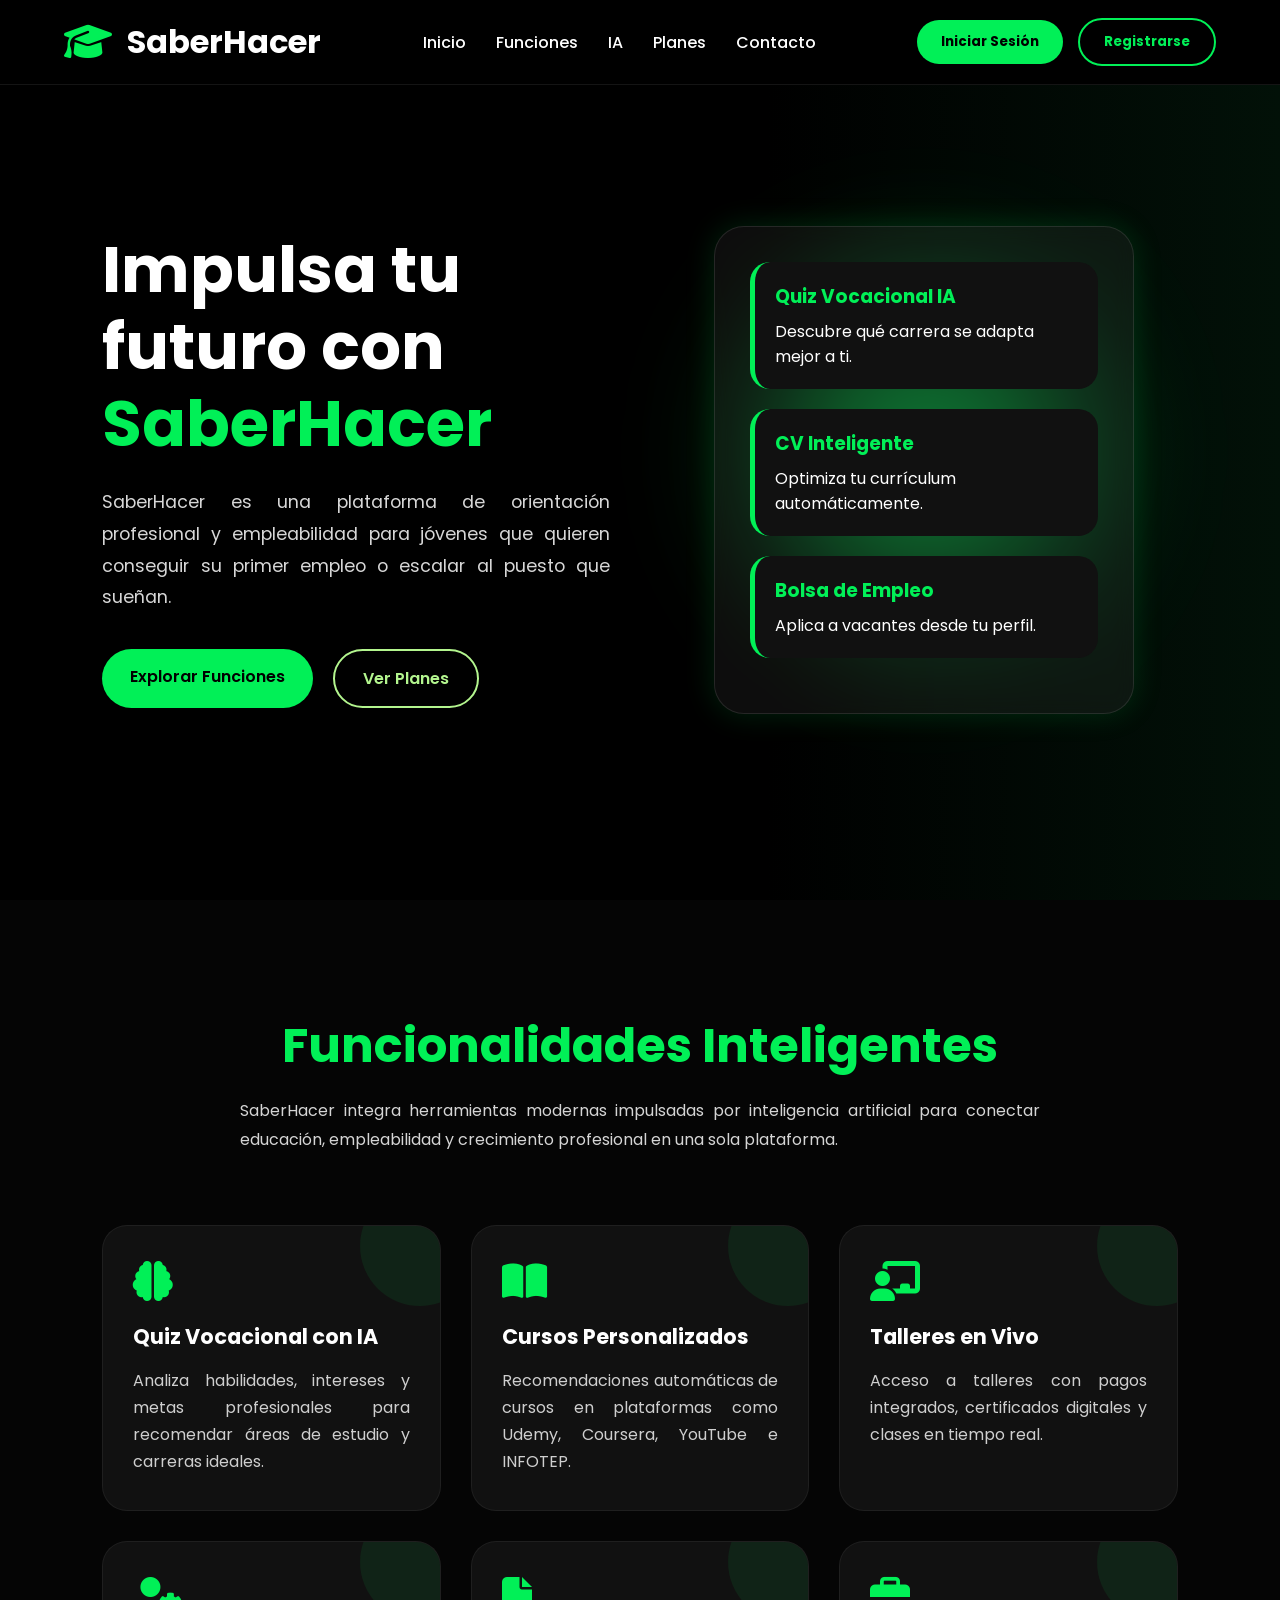
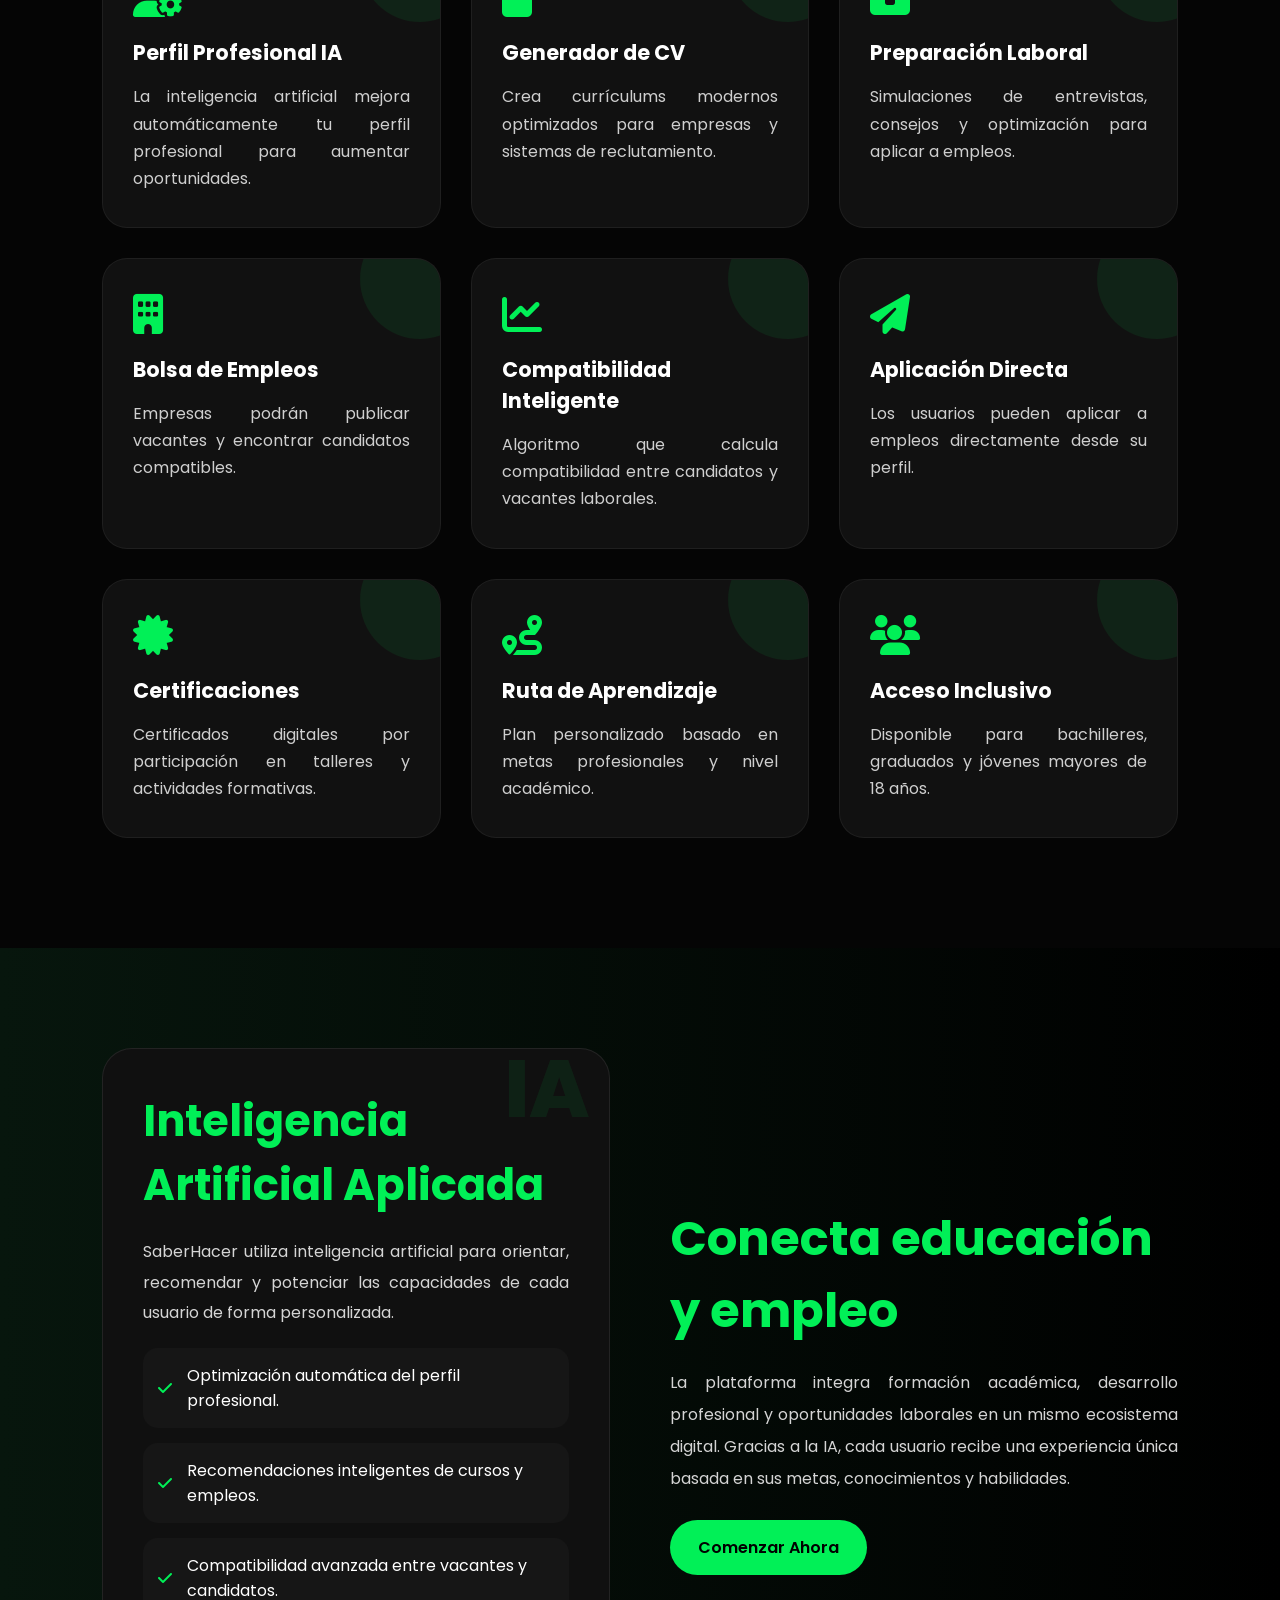
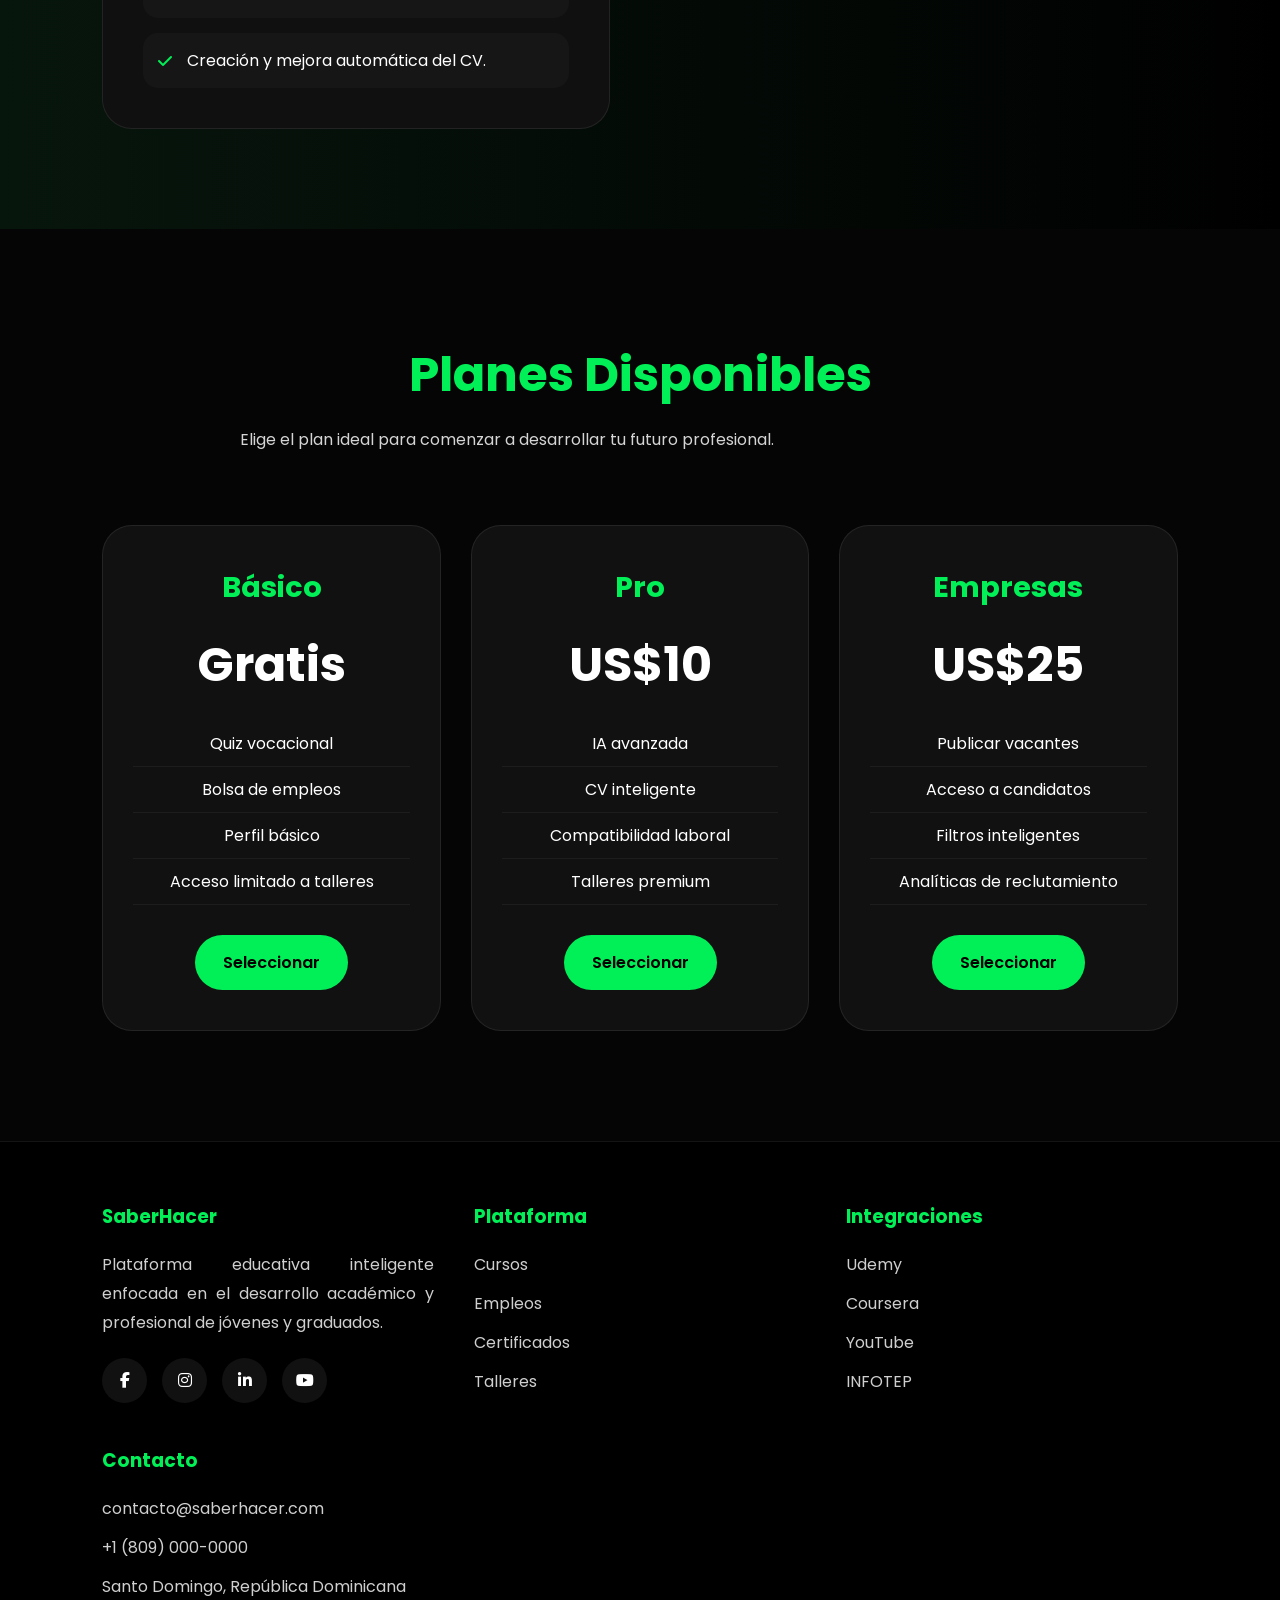
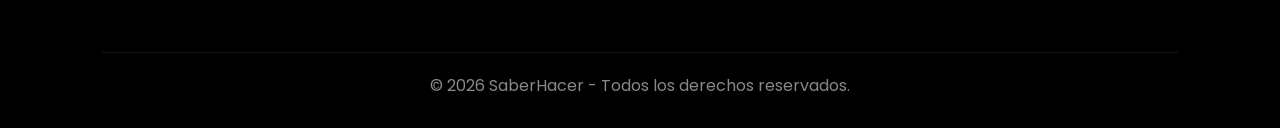
<file: index.html>
<!DOCTYPE html>
<html lang="es">
<head>
  <meta charset="UTF-8">
  <meta name="viewport" content="width=device-width, initial-scale=1.0">
  <title>SaberHacer</title>

  <link rel="preconnect" href="https://fonts.googleapis.com">
  <link rel="preconnect" href="https://fonts.gstatic.com" crossorigin>
  <link href="https://fonts.googleapis.com/css2?family=Poppins:wght@300;400;500;600;700&display=swap" rel="stylesheet">

  <link rel="stylesheet" href="https://cdnjs.cloudflare.com/ajax/libs/font-awesome/6.5.2/css/all.min.css">

  <style>

    *{
      margin:0;
      padding:0;
      box-sizing:border-box;
      font-family:'Poppins', sans-serif;
      scroll-behavior:smooth;
    }

    body{
      background:#000000;
      color:white;
      overflow-x:hidden;
    }

    :root{
      --verde:#01F057;
      --verde-claro:#B3F58E;
      --negro:#000000;
      --gris:#101010;
      --blanco:#ffffff;
    }

    /* HEADER */

    header{
      width:100%;
      background:rgba(0,0,0,0.95);
      position:fixed;
      top:0;
      left:0;
      z-index:1000;
      border-bottom:1px solid rgba(255,255,255,0.08);
    }

    .navbar{
      width:90%;
      margin:auto;
      display:flex;
      justify-content:space-between;
      align-items:center;
      padding:18px 0;
    }

    .logo{
      display:flex;
      align-items:center;
      gap:15px;
      color:white;
      font-size:2rem;
      font-weight:700;
    }

    .logo i{
      color:var(--verde);
      font-size:2.4rem;
    }

    nav ul{
      display:flex;
      gap:30px;
      list-style:none;
    }

    nav ul li a{
      text-decoration:none;
      color:white;
      font-weight:500;
      transition:0.3s;
    }

    nav ul li a:hover{
      color:var(--verde);
    }

    .btn-login{
      padding:12px 24px;
      border-radius:30px;
      border:none;
      background:var(--verde);
      color:black;
      font-weight:700;
      cursor:pointer;
      transition:0.3s;
    }

    .btn-login:hover{
      transform:scale(1.05);
      box-shadow:0 0 20px var(--verde);
    }

    /* HERO */

    .hero{
      min-height:100vh;
      display:flex;
      align-items:center;
      justify-content:center;
      padding:120px 8% 80px;
      gap:60px;
      background:linear-gradient(to right, #000000 60%, #021108);
    }

    .hero-text{
      flex:1;
    }

    .hero-text h1{
      font-size:4rem;
      line-height:1.2;
      margin-bottom:25px;
    }

    .hero-text h1 span{
      color:var(--verde);
    }

    .hero-text p{
      font-size:1.1rem;
      line-height:1.8;
      text-align:justify;
      color:#d7d7d7;
      margin-bottom:35px;
    }

    .hero-buttons{
      display:flex;
      gap:20px;
      flex-wrap:wrap;
    }

    .btn-primary,
    .btn-secondary{
      padding:15px 28px;
      border-radius:40px;
      font-weight:600;
      text-decoration:none;
      transition:0.3s;
      display:inline-block;
    }

    .btn-primary{
      background:var(--verde);
      color:black;
    }

    .btn-primary:hover{
      box-shadow:0 0 25px var(--verde);
      transform:translateY(-4px);
    }

    .btn-secondary{
      border:2px solid var(--verde-claro);
      color:var(--verde-claro);
    }

    .btn-secondary:hover{
      background:var(--verde-claro);
      color:black;
    }

    .hero-image{
      flex:1;
      display:flex;
      justify-content:center;
      position:relative;
    }

    .circle{
      width:450px;
      height:450px;
      background:radial-gradient(circle, var(--verde), transparent 70%);
      border-radius:50%;
      position:absolute;
      filter:blur(60px);
      opacity:0.6;
    }

    .card-hero{
      position:relative;
      width:420px;
      background:rgba(255,255,255,0.05);
      backdrop-filter:blur(10px);
      border:1px solid rgba(255,255,255,0.1);
      border-radius:30px;
      padding:35px;
      z-index:2;
      box-shadow:0 0 30px rgba(1,240,87,0.15);
    }

    .mini-card{
      background:#111;
      border-radius:20px;
      padding:20px;
      margin-bottom:20px;
      border-left:5px solid var(--verde);
      transition:0.3s;
    }

    .mini-card:hover{
      transform:translateX(8px);
      background:#171717;
    }

    .mini-card h3{
      color:var(--verde);
      margin-bottom:8px;
    }

    /* FUNCIONALIDADES */

    .features{
      padding:110px 8%;
      background:#050505;
    }

    .section-title{
      text-align:center;
      margin-bottom:70px;
    }

    .section-title h2{
      font-size:3rem;
      color:var(--verde);
      margin-bottom:15px;
    }

    .section-title p{
      color:#d5d5d5;
      max-width:800px;
      margin:auto;
      line-height:1.8;
      text-align:justify;
    }

    .features-grid{
      display:grid;
      grid-template-columns:repeat(auto-fit, minmax(280px,1fr));
      gap:30px;
    }

    .feature-card{
      background:#111111;
      border-radius:25px;
      padding:35px 30px;
      transition:0.4s;
      position:relative;
      overflow:hidden;
      border:1px solid rgba(255,255,255,0.06);
    }

    .feature-card::before{
      content:"";
      position:absolute;
      width:120px;
      height:120px;
      background:rgba(1,240,87,0.08);
      border-radius:50%;
      top:-40px;
      right:-40px;
    }

    .feature-card:hover{
      transform:translateY(-10px);
      border:1px solid var(--verde);
      box-shadow:0 0 30px rgba(1,240,87,0.2);
    }

    .feature-card i{
      font-size:2.5rem;
      color:var(--verde);
      margin-bottom:20px;
    }

    .feature-card h3{
      margin-bottom:15px;
      font-size:1.3rem;
    }

    .feature-card p{
      color:#cfcfcf;
      line-height:1.7;
      text-align:justify;
    }

    /* IA SECTION */

    .ai-section{
      padding:100px 8%;
      display:flex;
      align-items:center;
      gap:60px;
      background:linear-gradient(to left, #000000, #07160d);
      flex-wrap:wrap;
    }

    .ai-image,
    .ai-content{
      flex:1;
      min-width:300px;
    }

    .ai-box{
      background:#101010;
      padding:40px;
      border-radius:30px;
      border:1px solid rgba(255,255,255,0.08);
      position:relative;
    }

    .ai-box::after{
      content:"IA";
      position:absolute;
      top:-20px;
      right:20px;
      font-size:5rem;
      font-weight:800;
      color:rgba(1,240,87,0.08);
    }

    .ai-box h2{
      color:var(--verde);
      margin-bottom:20px;
      font-size:2.7rem;
    }

    .ai-box p{
      line-height:1.9;
      text-align:justify;
      color:#d5d5d5;
      margin-bottom:20px;
    }

    .ai-list{
      display:grid;
      gap:15px;
    }

    .ai-list div{
      background:#161616;
      padding:15px;
      border-radius:15px;
      display:flex;
      align-items:center;
      gap:15px;
    }

    .ai-list i{
      color:var(--verde);
    }

    /* PLANES */

    .plans{
      padding:110px 8%;
      background:#050505;
    }

    .plans-grid{
      display:grid;
      grid-template-columns:repeat(auto-fit,minmax(300px,1fr));
      gap:30px;
      margin-top:60px;
    }

    .plan-card{
      background:#111;
      border-radius:30px;
      padding:40px 30px;
      text-align:center;
      border:1px solid rgba(255,255,255,0.08);
      transition:0.3s;
    }

    .plan-card:hover{
      transform:translateY(-10px);
      border:1px solid var(--verde);
    }

    .plan-card h3{
      color:var(--verde);
      font-size:1.8rem;
      margin-bottom:10px;
    }

    .price{
      font-size:3rem;
      font-weight:700;
      margin:20px 0;
    }

    .plan-card ul{
      list-style:none;
      margin-bottom:30px;
    }

    .plan-card ul li{
      padding:10px 0;
      border-bottom:1px solid rgba(255,255,255,0.05);
    }

    /* FOOTER */

    footer{
      background:#000;
      padding:60px 8% 30px;
      border-top:1px solid rgba(255,255,255,0.08);
    }

    .footer-grid{
      display:grid;
      grid-template-columns:repeat(auto-fit,minmax(250px,1fr));
      gap:40px;
      margin-bottom:40px;
    }

    .footer-box h3{
      color:var(--verde);
      margin-bottom:20px;
    }

    .footer-box p,
    .footer-box a{
      color:#cfcfcf;
      text-decoration:none;
      line-height:1.8;
      display:block;
      margin-bottom:10px;
      text-align:justify;
    }

    .footer-box a:hover{
      color:var(--verde);
    }

    .socials{
      display:flex;
      gap:15px;
      margin-top:20px;
    }

    .socials i{
      width:45px;
      height:45px;
      background:#111;
      display:flex;
      align-items:center;
      justify-content:center;
      border-radius:50%;
      cursor:pointer;
      transition:0.3s;
    }

    .socials i:hover{
      background:var(--verde);
      color:black;
      transform:translateY(-5px);
    }

    .copyright{
      text-align:center;
      padding-top:20px;
      border-top:1px solid rgba(255,255,255,0.08);
      color:#888;
    }

    /* RESPONSIVE */

    @media(max-width:980px){

      .hero{
        flex-direction:column;
        text-align:center;
      }

      .hero-text p,
      .section-title p,
      .feature-card p,
      .ai-box p,
      .footer-box p{
        text-align:center;
      }

      nav{
        display:none;
      }

      .hero-text h1{
        font-size:3rem;
      }

      .card-hero{
        width:100%;
      }

      .circle{
        width:300px;
        height:300px;
      }
    }

  </style>
</head>
<body>

  <!-- HEADER -->

  <header>
    <div class="navbar">

      <div class="logo">
        <i class="fa-solid fa-graduation-cap"></i>
        <span>SaberHacer</span>
      </div>

      <nav>
        <ul>
          <li><a href="#inicio">Inicio</a></li>
          <li><a href="#funciones">Funciones</a></li>
          <li><a href="#ia">IA</a></li>
          <li><a href="#planes">Planes</a></li>
          <li><a href="#contacto">Contacto</a></li>
        </ul>
      </nav>

      <div style="display:flex; gap:15px; align-items:center;">
        <a href="IniciarSesion.html"><button class="btn-login">Iniciar Sesión</button></a>
        <a href="Registro.html"><button class="btn-login" style="background:transparent; border:2px solid var(--verde); color:var(--verde);">
          Registrarse
        </button></a>
      </div>

    </div>
  </header>

  <!-- HERO -->

  <section class="hero" id="inicio">

    <div class="hero-text">
      <h1>
        Impulsa tu futuro con <span>SaberHacer</span>
      </h1>

      <p>
        SaberHacer es una plataforma de orientación profesional y empleabilidad para jóvenes que quieren conseguir su primer empleo o escalar al puesto que sueñan.
      </p>

      <div class="hero-buttons">
        <a href="#funciones" class="btn-primary">Explorar Funciones</a>
        <a href="#planes" class="btn-secondary">Ver Planes</a>
      </div>
    </div>

    <div class="hero-image">

      <div class="circle"></div>

      <div class="card-hero">

        <div class="mini-card">
          <h3>Quiz Vocacional IA</h3>
          <p>Descubre qué carrera se adapta mejor a ti.</p>
        </div>

        <div class="mini-card">
          <h3>CV Inteligente</h3>
          <p>Optimiza tu currículum automáticamente.</p>
        </div>

        <div class="mini-card">
          <h3>Bolsa de Empleo</h3>
          <p>Aplica a vacantes desde tu perfil.</p>
        </div>

      </div>

    </div>

  </section>

  <!-- FUNCIONALIDADES -->

  <section class="features" id="funciones">

    <div class="section-title">
      <h2>Funcionalidades Inteligentes</h2>
      <p>
        SaberHacer integra herramientas modernas impulsadas por inteligencia artificial para conectar educación, empleabilidad y crecimiento profesional en una sola plataforma.
      </p>
    </div>

    <div class="features-grid">

      <div class="feature-card">
        <i class="fa-solid fa-brain"></i>
        <h3>Quiz Vocacional con IA</h3>
        <p>Analiza habilidades, intereses y metas profesionales para recomendar áreas de estudio y carreras ideales.</p>
      </div>

      <div class="feature-card">
        <i class="fa-solid fa-book-open"></i>
        <h3>Cursos Personalizados</h3>
        <p>Recomendaciones automáticas de cursos en plataformas como Udemy, Coursera, YouTube e INFOTEP.</p>
      </div>

      <div class="feature-card">
        <i class="fa-solid fa-chalkboard-user"></i>
        <h3>Talleres en Vivo</h3>
        <p>Acceso a talleres con pagos integrados, certificados digitales y clases en tiempo real.</p>
      </div>

      <div class="feature-card">
        <i class="fa-solid fa-user-gear"></i>
        <h3>Perfil Profesional IA</h3>
        <p>La inteligencia artificial mejora automáticamente tu perfil profesional para aumentar oportunidades.</p>
      </div>

      <div class="feature-card">
        <i class="fa-solid fa-file"></i>
        <h3>Generador de CV</h3>
        <p>Crea currículums modernos optimizados para empresas y sistemas de reclutamiento.</p>
      </div>

      <div class="feature-card">
        <i class="fa-solid fa-briefcase"></i>
        <h3>Preparación Laboral</h3>
        <p>Simulaciones de entrevistas, consejos y optimización para aplicar a empleos.</p>
      </div>

      <div class="feature-card">
        <i class="fa-solid fa-building"></i>
        <h3>Bolsa de Empleos</h3>
        <p>Empresas podrán publicar vacantes y encontrar candidatos compatibles.</p>
      </div>

      <div class="feature-card">
        <i class="fa-solid fa-chart-line"></i>
        <h3>Compatibilidad Inteligente</h3>
        <p>Algoritmo que calcula compatibilidad entre candidatos y vacantes laborales.</p>
      </div>

      <div class="feature-card">
        <i class="fa-solid fa-paper-plane"></i>
        <h3>Aplicación Directa</h3>
        <p>Los usuarios pueden aplicar a empleos directamente desde su perfil.</p>
      </div>

      <div class="feature-card">
        <i class="fa-solid fa-certificate"></i>
        <h3>Certificaciones</h3>
        <p>Certificados digitales por participación en talleres y actividades formativas.</p>
      </div>

      <div class="feature-card">
        <i class="fa-solid fa-route"></i>
        <h3>Ruta de Aprendizaje</h3>
        <p>Plan personalizado basado en metas profesionales y nivel académico.</p>
      </div>

      <div class="feature-card">
        <i class="fa-solid fa-users"></i>
        <h3>Acceso Inclusivo</h3>
        <p>Disponible para bachilleres, graduados y jóvenes mayores de 18 años.</p>
      </div>

    </div>

  </section>

  <!-- IA -->

  <section class="ai-section" id="ia">

    <div class="ai-image">

      <div class="ai-box">
        <h2>Inteligencia Artificial Aplicada</h2>

        <p>
          SaberHacer utiliza inteligencia artificial para orientar, recomendar y potenciar las capacidades de cada usuario de forma personalizada.
        </p>

        <div class="ai-list">

          <div>
            <i class="fa-solid fa-check"></i>
            <span>Optimización automática del perfil profesional.</span>
          </div>

          <div>
            <i class="fa-solid fa-check"></i>
            <span>Recomendaciones inteligentes de cursos y empleos.</span>
          </div>

          <div>
            <i class="fa-solid fa-check"></i>
            <span>Compatibilidad avanzada entre vacantes y candidatos.</span>
          </div>

          <div>
            <i class="fa-solid fa-check"></i>
            <span>Creación y mejora automática del CV.</span>
          </div>

        </div>
      </div>

    </div>

    <div class="ai-content">

      <div class="section-title" style="text-align:left; margin-bottom:20px;">
        <h2>Conecta educación y empleo</h2>
      </div>

      <p style="line-height:2; color:#d4d4d4; text-align:justify;">
        La plataforma integra formación académica, desarrollo profesional y oportunidades laborales en un mismo ecosistema digital. Gracias a la IA, cada usuario recibe una experiencia única basada en sus metas, conocimientos y habilidades.
      </p>

      <br>

      <a href="#planes" class="btn-primary">Comenzar Ahora</a>

    </div>

  </section>

  <!-- PLANES -->

  <section class="plans" id="planes">

    <div class="section-title">
      <h2>Planes Disponibles</h2>
      <p>
        Elige el plan ideal para comenzar a desarrollar tu futuro profesional.
      </p>
    </div>

    <div class="plans-grid">

      <div class="plan-card">
        <h3>Básico</h3>
        <div class="price">Gratis</div>

        <ul>
          <li>Quiz vocacional</li>
          <li>Bolsa de empleos</li>
          <li>Perfil básico</li>
          <li>Acceso limitado a talleres</li>
        </ul>

        <a href="#" class="btn-primary">Seleccionar</a>
      </div>

      <div class="plan-card">
        <h3>Pro</h3>
        <div class="price">US$10</div>

        <ul>
          <li>IA avanzada</li>
          <li>CV inteligente</li>
          <li>Compatibilidad laboral</li>
          <li>Talleres premium</li>
        </ul>

        <a href="#" class="btn-primary">Seleccionar</a>
      </div>

      <div class="plan-card">
        <h3>Empresas</h3>
        <div class="price">US$25</div>

        <ul>
          <li>Publicar vacantes</li>
          <li>Acceso a candidatos</li>
          <li>Filtros inteligentes</li>
          <li>Analíticas de reclutamiento</li>
        </ul>

        <a href="#" class="btn-primary">Seleccionar</a>
      </div>

    </div>

  </section>

  <!-- FOOTER -->

  <footer id="contacto">

    <div class="footer-grid">

      <div class="footer-box">
        <h3>SaberHacer</h3>

        <p>
          Plataforma educativa inteligente enfocada en el desarrollo académico y profesional de jóvenes y graduados.
        </p>

        <div class="socials">
          <i class="fa-brands fa-facebook-f"></i>
          <i class="fa-brands fa-instagram"></i>
          <i class="fa-brands fa-linkedin-in"></i>
          <i class="fa-brands fa-youtube"></i>
        </div>
      </div>

      <div class="footer-box">
        <h3>Plataforma</h3>
        <a href="#">Cursos</a>
        <a href="#">Empleos</a>
        <a href="#">Certificados</a>
        <a href="#">Talleres</a>
      </div>

      <div class="footer-box">
        <h3>Integraciones</h3>
        <a href="#">Udemy</a>
        <a href="#">Coursera</a>
        <a href="#">YouTube</a>
        <a href="#">INFOTEP</a>
      </div>

      <div class="footer-box">
        <h3>Contacto</h3>
        <p>contacto@saberhacer.com</p>
        <p>+1 (809) 000-0000</p>
        <p>Santo Domingo, República Dominicana</p>
      </div>

    </div>

    <div class="copyright">
      © 2026 SaberHacer - Todos los derechos reservados.
    </div>

  </footer>

</body>
</html>
</file>
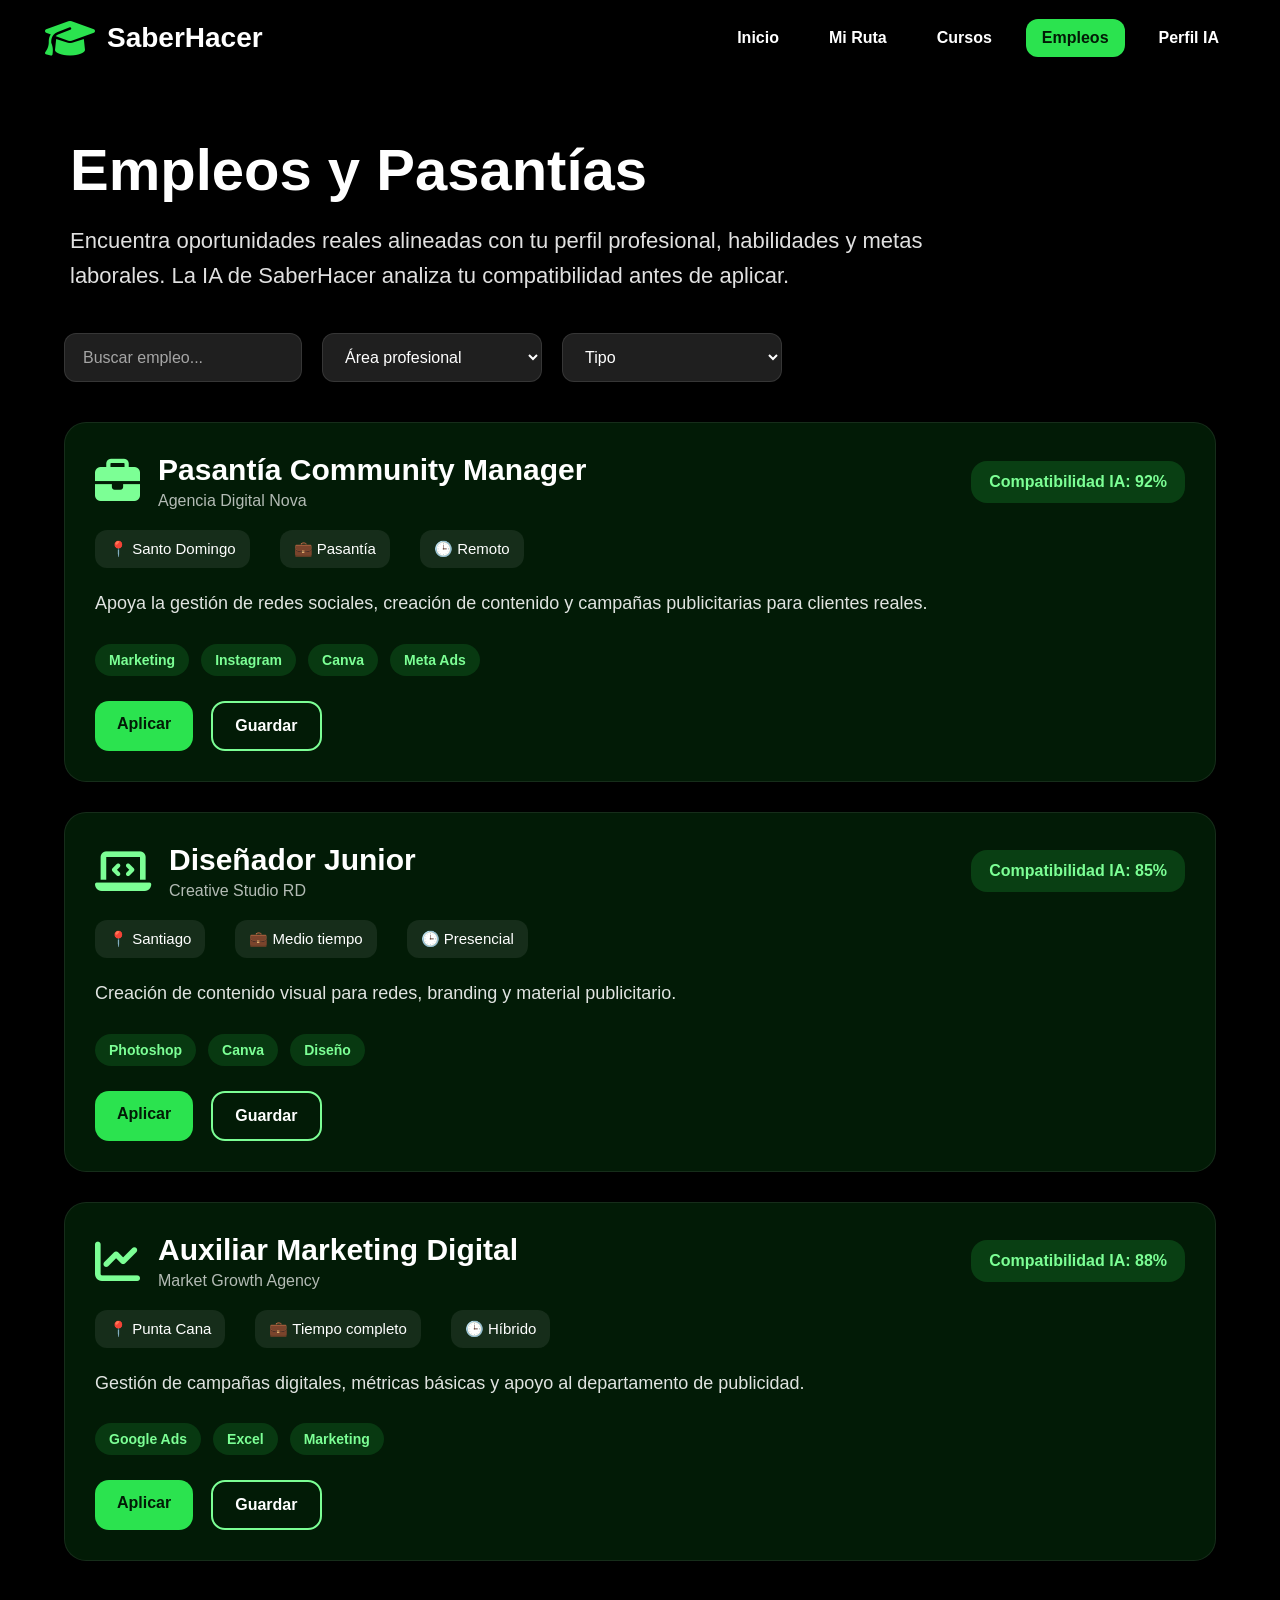
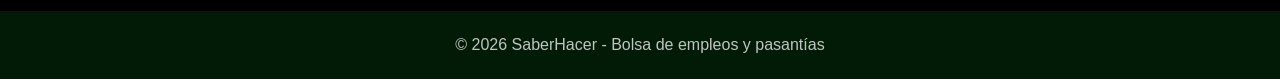
<file: Empleos.html>
<!DOCTYPE html>
<html lang="es">
<head>
    <meta charset="UTF-8">
    <meta name="viewport" content="width=device-width, initial-scale=1.0">

    <title>Empleos - SaberHacer</title>

    <link rel="stylesheet"
          href="https://cdnjs.cloudflare.com/ajax/libs/font-awesome/6.5.1/css/all.min.css">

    <style>

        *{
            margin: 0;
            padding: 0;
            box-sizing: border-box;
            font-family: Arial, Helvetica, sans-serif;
        }

        body{

            background: black;

            min-height: 100vh;

            color: white;
        }

        /* ===== HEADER ===== */

        header{

            background: black;

            display: flex;
            justify-content: space-between;
            align-items: center;

            padding: 18px 45px;

            box-shadow: 0px 4px 12px rgba(0,0,0,0.25);

            position: sticky;
            top: 0;

            z-index: 1000;
        }

        .logo{

            display: flex;
            align-items: center;

            gap: 12px;

            font-size: 28px;

            font-weight: bold;
        }

        .logo i{

            color: #2be34f;

            font-size: 40px;
        }

        nav{

            display: flex;

            gap: 18px;

            align-items: center;
        }

        nav a{

            text-decoration: none;

            color: white;

            font-weight: bold;

            padding: 10px 16px;

            border-radius: 12px;

            transition: 0.3s;
        }

        nav a:hover{

            background-color: #2be34f;

            transform: translateY(-2px);
        }

        .activo{

            background-color: #2be34f;

            color: #021b06;
        }

        /* ===== HERO ===== */

        .hero{

            padding: 60px 70px 40px;
        }

        .hero h1{

            font-size: 58px;

            margin-bottom: 20px;
        }

        .hero p{

            font-size: 22px;

            max-width: 900px;

            line-height: 1.6;

            color: rgba(255,255,255,0.88);
        }

        /* ===== FILTROS ===== */

        .filtros{

            width: 90%;

            margin: auto;

            display: flex;

            gap: 20px;

            flex-wrap: wrap;

            margin-bottom: 40px;
        }

        .filtros input,
        .filtros select{

            padding: 14px 18px;

            border-radius: 12px;

            border: none;

            outline: none;

            font-size: 16px;

            min-width: 220px;

            background: rgba(255,255,255,0.12);

            color: white;

            border: 1px solid rgba(255,255,255,0.1);
        }

        .filtros input::placeholder{

            color: rgba(255,255,255,0.6);
        }

        /* ===== CONTENEDOR ===== */

        .contenedor{

            
            width: 90%;

            margin: auto;

            display: flex;

            flex-direction: column;

            gap: 30px;

            padding-bottom: 50px;
        }

        /* ===== CARD EMPLEO ===== */

        .empleo{

            background: rgba(0,0,0,0.28);

            backdrop-filter: blur(10px);

            border-radius: 22px;

            padding: 30px;

            border: 1px solid rgba(255,255,255,0.08);

            box-shadow: 0px 8px 20px rgba(0,0,0,0.25);

            transition: 0.3s;
            background: #021b06;
        }

        .empleo:hover{

            transform: translateY(-5px);

            box-shadow: 0px 12px 24px rgba(0,0,0,0.35);
        }

        .topo{

            display: flex;
            justify-content: space-between;
            align-items: center;

            margin-bottom: 20px;

            flex-wrap: wrap;

            gap: 15px;
        }

        .empresa{

            display: flex;
            align-items: center;

            gap: 18px;
        }

        .empresa i{

            font-size: 45px;

            color: #7cff95;
        }

        .empresa h2{

            font-size: 30px;
        }

        .empresa p{

            color: rgba(255,255,255,0.7);

            margin-top: 5px;
        }

        .compatibilidad{

            background: rgba(43,227,79,0.18);

            color: #7cff95;

            padding: 12px 18px;

            border-radius: 16px;

            font-weight: bold;
        }

        /* ===== INFO ===== */

        .info{

            display: flex;

            gap: 30px;

            flex-wrap: wrap;

            margin-bottom: 20px;
        }

        .info span{

            background: rgba(255,255,255,0.08);

            padding: 10px 14px;

            border-radius: 12px;

            font-size: 15px;
        }

        /* ===== DESCRIPCION ===== */

        .descripcion{

            font-size: 18px;

            line-height: 1.7;

            color: rgba(255,255,255,0.88);

            margin-bottom: 25px;
        }

        /* ===== HABILIDADES ===== */

        .skills{

            display: flex;

            flex-wrap: wrap;

            gap: 12px;

            margin-bottom: 25px;
        }

        .skill{

            background: rgba(43,227,79,0.15);

            color: #7cff95;

            padding: 8px 14px;

            border-radius: 20px;

            font-size: 14px;

            font-weight: bold;
        }

        /* ===== BOTONES ===== */

        .botones{

            display: flex;

            gap: 18px;

            flex-wrap: wrap;
        }

        .btn{

            text-decoration: none;

            padding: 14px 22px;

            border-radius: 14px;

            font-weight: bold;

            transition: 0.3s;
        }

        .btn-aplicar{

            background-color: #2be34f;

            color: #021b06;
        }

        .btn-aplicar:hover{

            background-color: #7cff95;

            transform: scale(1.05);
        }

        .btn-guardar{

            border: 2px solid #7cff95;

            color: white;
        }

        .btn-guardar:hover{

            background-color: rgba(255,255,255,0.08);
        }

        /* ===== FOOTER ===== */

        footer{

            background: #021b06;

            padding: 25px;

            text-align: center;

            color: rgba(255,255,255,0.75);
        }

        /* ===== RESPONSIVE ===== */

        @media(max-width:900px){

            header{

                flex-direction: column;

                gap: 20px;
            }

            nav{

                flex-wrap: wrap;

                justify-content: center;
            }

            .hero{

                padding: 40px 25px;
            }

            .hero h1{

                font-size: 42px;
            }

            .hero p{

                font-size: 18px;
            }

            .contenedor{

                width: 95%;
            }

            .filtros{

                width: 95%;
            }

        }

    </style>

</head>
<body>

    <!-- HEADER -->

    <header>

        <div class="logo">

            <i class="fa-solid fa-graduation-cap"></i>

            <span>SaberHacer</span>

        </div>

        <nav>

            <a href="Inicio.html">Inicio</a>

            <a href="MiRuta.html">Mi Ruta</a>

            <a href="Cursos.html">Cursos</a>

            <a href="#" class="activo">
                Empleos
            </a>

            <a href="Perfil.html">Perfil IA</a>

        </nav>

    </header>

    <!-- HERO -->

    <section class="hero">

        <h1>Empleos y Pasantías</h1>

        <p>

            Encuentra oportunidades reales alineadas
            con tu perfil profesional, habilidades y
            metas laborales. La IA de SaberHacer analiza
            tu compatibilidad antes de aplicar.

        </p>

    </section>

    <!-- FILTROS -->

    <section class="filtros">

        <input type="text"
               placeholder="Buscar empleo...">

        <select>

            <option>Área profesional</option>

            <option>Marketing</option>

            <option>Diseño</option>

            <option>Tecnología</option>

            <option>Administración</option>

        </select>

        <select>

            <option>Tipo</option>

            <option>Pasantía</option>

            <option>Medio tiempo</option>

            <option>Tiempo completo</option>

        </select>

    </section>

    <!-- EMPLEOS -->

    <section class="contenedor">

        <!-- EMPLEO 1 -->

        <div class="empleo">

            <div class="topo">

                <div class="empresa">

                    <i class="fa-solid fa-briefcase"></i>

                    <div>

                        <h2>Pasantía Community Manager</h2>

                        <p>Agencia Digital Nova</p>

                    </div>

                </div>

                <div class="compatibilidad">

                    Compatibilidad IA: 92%

                </div>

            </div>

            <div class="info">

                <span>📍 Santo Domingo</span>

                <span>💼 Pasantía</span>

                <span>🕒 Remoto</span>

            </div>

            <p class="descripcion">

                Apoya la gestión de redes sociales,
                creación de contenido y campañas
                publicitarias para clientes reales.

            </p>

            <div class="skills">

                <div class="skill">Marketing</div>

                <div class="skill">Instagram</div>

                <div class="skill">Canva</div>

                <div class="skill">Meta Ads</div>

            </div>

            <div class="botones">

                <a href="#" class="btn btn-aplicar">
                    Aplicar
                </a>

                <a href="#" class="btn btn-guardar">
                    Guardar
                </a>

            </div>

        </div>

        <!-- EMPLEO 2 -->

        <div class="empleo">

            <div class="topo">

                <div class="empresa">

                    <i class="fa-solid fa-laptop-code"></i>

                    <div>

                        <h2>Diseñador Junior</h2>

                        <p>Creative Studio RD</p>

                    </div>

                </div>

                <div class="compatibilidad">

                    Compatibilidad IA: 85%

                </div>

            </div>

            <div class="info">

                <span>📍 Santiago</span>

                <span>💼 Medio tiempo</span>

                <span>🕒 Presencial</span>

            </div>

            <p class="descripcion">

                Creación de contenido visual para redes,
                branding y material publicitario.

            </p>

            <div class="skills">

                <div class="skill">Photoshop</div>

                <div class="skill">Canva</div>

                <div class="skill">Diseño</div>

            </div>

            <div class="botones">

                <a href="#" class="btn btn-aplicar">
                    Aplicar
                </a>

                <a href="#" class="btn btn-guardar">
                    Guardar
                </a>

            </div>

        </div>

        <!-- EMPLEO 3 -->

        <div class="empleo">

            <div class="topo">

                <div class="empresa">

                    <i class="fa-solid fa-chart-line"></i>

                    <div>

                        <h2>Auxiliar Marketing Digital</h2>

                        <p>Market Growth Agency</p>

                    </div>

                </div>

                <div class="compatibilidad">

                    Compatibilidad IA: 88%

                </div>

            </div>

            <div class="info">

                <span>📍 Punta Cana</span>

                <span>💼 Tiempo completo</span>

                <span>🕒 Híbrido</span>

            </div>

            <p class="descripcion">

                Gestión de campañas digitales,
                métricas básicas y apoyo al
                departamento de publicidad.

            </p>

            <div class="skills">

                <div class="skill">Google Ads</div>

                <div class="skill">Excel</div>

                <div class="skill">Marketing</div>

            </div>

            <div class="botones">

                <a href="#" class="btn btn-aplicar">
                    Aplicar
                </a>

                <a href="#" class="btn btn-guardar">
                    Guardar
                </a>

            </div>

        </div>

    </section>

    <!-- FOOTER -->

    <footer>

        © 2026 SaberHacer -
        Bolsa de empleos y pasantías

    </footer>

</body>
</html>
</file>
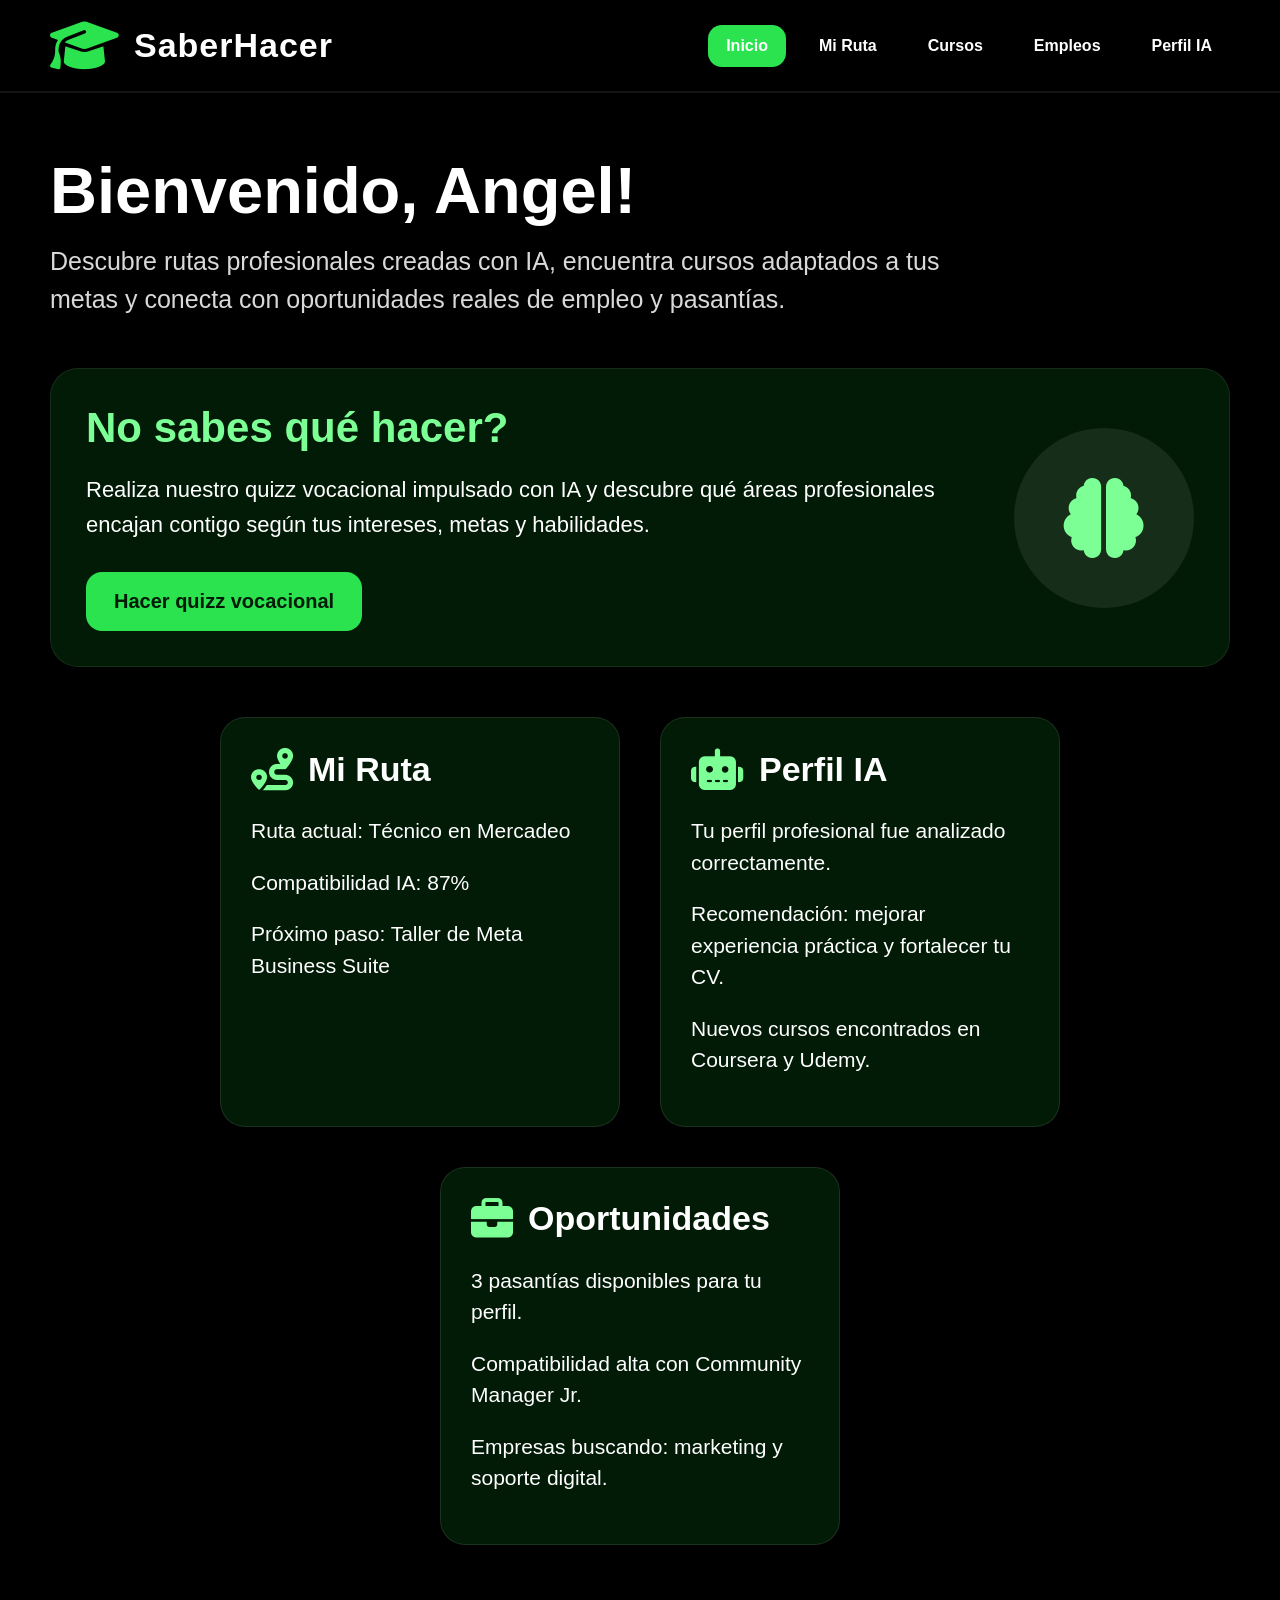
<file: Inicio.html>
<!DOCTYPE html>
<html lang="es">
<head>
    <meta charset="UTF-8">
    <meta name="viewport"
          content="width=device-width, initial-scale=1.0">

    <link rel="icon"
          type="image/png"
          sizes="192x192"
          href="img/android-chrome-512x512 (1).png">

    <!-- FONT AWESOME -->
    <link rel="stylesheet"
          href="https://cdnjs.cloudflare.com/ajax/libs/font-awesome/6.5.1/css/all.min.css">

    <title>Inicio - SaberHacer</title>

    <style>

        /* ===== GENERAL ===== */

        *{
            margin: 0;
            padding: 0;
            box-sizing: border-box;
            font-family: Arial, Helvetica, sans-serif;
        }

        body{
            background: black;
            min-height: 100vh;
            color: white;
        }

        /* ===== HEADER ===== */

        header{

            background:black;

            display: flex;
            justify-content: space-between;
            align-items: center;

            padding: 18px 50px;

            border-bottom: 2px solid rgba(255,255,255,0.08);

            position: sticky;
            top: 0;
            z-index: 1000;

            box-shadow: 0px 4px 15px rgba(0,0,0,0.25);
        }

        /* ===== LOGO ===== */

        .logo{

            display: flex;
            align-items: center;
            gap: 15px;

            text-decoration: none;
            color: white;
        }

        .logo i{

            font-size: 55px;
            color: #2be34f;
        }

        .logo span{

            font-size: 34px;

            font-weight: 800;

            color: white;

            letter-spacing: 1px;
        }

        /* ===== NAV ===== */

        nav{

            display: flex;
            align-items: center;
            gap: 15px;
        }

        nav a{

            text-decoration: none;

            color: white;

            font-weight: bold;

            padding: 12px 18px;

            border-radius: 14px;

            transition: 0.3s;
        }

        nav a:hover{

            background-color: #2be34f;

            transform: translateY(-2px);
        }

        .activo{

            background-color: #2be34f;
        }

        /* ===== CONTENIDO ===== */

        .contenido{
            padding: 60px 50px;
        }

        .contenido h2{

            font-size: 65px;

            margin-bottom: 15px;

            font-weight: 800;
        }

        .subtitulo{

            font-size: 25px;

            color: rgba(255,255,255,0.85);

            margin-bottom: 50px;

            max-width: 900px;

            line-height: 1.5;
        }

        /* ===== QUIZZ ===== */

        .quiz-box{

            background: #021b06;

            backdrop-filter: blur(10px);

            border-radius: 28px;

            padding: 35px;

            margin-bottom: 50px;

            border: 1px solid rgba(255,255,255,0.08);

            box-shadow: 0px 10px 25px rgba(0,0,0,0.25);

            display: flex;
            justify-content: space-between;
            align-items: center;

            gap: 30px;

            flex-wrap: wrap;
        }

        .quiz-texto{

            flex: 1;
            min-width: 300px;
        }

        .quiz-texto h3{

            font-size: 42px;

            margin-bottom: 20px;

            color: #7cff95;
        }

        .quiz-texto p{

            font-size: 22px;

            line-height: 1.6;

            margin-bottom: 30px;
        }

        .btn-quiz{

            display: inline-block;

            text-decoration: none;

            background-color: #2be34f;

            color: #021b06;

            font-weight: bold;

            padding: 18px 28px;

            border-radius: 16px;

            font-size: 20px;

            transition: 0.3s;
        }

        .btn-quiz:hover{

            transform: scale(1.05);

            background-color: #7cff95;
        }

        .quiz-icono{

            width: 180px;
            height: 180px;

            border-radius: 50%;

            background: rgba(255,255,255,0.08);

            display: flex;
            justify-content: center;
            align-items: center;
        }

        .quiz-icono i{

            font-size: 80px;

            color: #7cff95;
        }

        /* ===== TARJETAS ===== */

        .tarjetas{

            display: flex;

            justify-content: center;

            gap: 40px;

            margin-bottom: 60px;

            flex-wrap: wrap;
        }

        .card{

            background: #021b06;

            backdrop-filter: blur(10px);

            width: 400px;

            min-height: 260px;

            border-radius: 25px;

            padding: 30px;

            box-shadow: 0px 10px 25px rgba(0,0,0,0.25);

            transition: all 0.3s ease;

            border: 1px solid rgba(255,255,255,0.10);
        }

        .card:hover{

            transform: translateY(-8px);

            box-shadow: 0px 15px 30px rgba(0,0,0,0.35);
        }

        .card-top{

            display: flex;
            align-items: center;

            gap: 15px;

            margin-bottom: 25px;
        }

        .card-top i{

            font-size: 42px;

            color: #7cff95;
        }

        .card-top h3{

            font-size: 34px;
        }

        .card p{

            font-size: 21px;

            margin-bottom: 20px;

            line-height: 1.5;
        }

        /* ===== RESPONSIVE ===== */

        @media(max-width:900px){

            header{
                flex-direction: column;
                gap: 20px;
                padding: 20px;
            }

            nav{
                flex-wrap: wrap;
                justify-content: center;
            }

            .contenido{
                padding: 40px 20px;
            }

            .contenido h2{
                font-size: 48px;
                text-align: center;
            }

            .subtitulo{
                text-align: center;
                font-size: 21px;
            }

            .quiz-box{
                text-align: center;
                justify-content: center;
            }

            .card{
                width: 100%;
            }

        }

    </style>

</head>

<body>

    <!-- HEADER -->

    <header>

        <div class="logo">

            <i class="fa-solid fa-graduation-cap"></i>

            <span>SaberHacer</span>

        </div>

        <nav>

            <a href="Inicio.html" class="activo">Inicio</a>

            <a href="MiRuta.html">Mi Ruta</a>

            <a href="Cursos.html">Cursos</a>

            <a href="Empleos.html">Empleos</a>

            <a href="Perfil.html">Perfil IA</a>

        </nav>

    </header>

    <!-- CONTENIDO -->

    <section class="contenido">

        <h2>Bienvenido, Angel!</h2>

        <p class="subtitulo">

            Descubre rutas profesionales creadas con IA,
            encuentra cursos adaptados a tus metas
            y conecta con oportunidades reales
            de empleo y pasantías.

        </p>

        <!-- QUIZZ -->

        <div class="quiz-box">

            <div class="quiz-texto">

                <h3>No sabes qué hacer?</h3>

                <p>

                    Realiza nuestro quizz vocacional
                    impulsado con IA y descubre
                    qué áreas profesionales encajan
                    contigo según tus intereses,
                    metas y habilidades.

                </p>

                <a href="quizz.html"
                   class="btn-quiz">

                    Hacer quizz vocacional

                </a>

            </div>

            <div class="quiz-icono">

                <i class="fa-solid fa-brain"></i>

            </div>

        </div>

        <!-- TARJETAS -->

        <div class="tarjetas">

            <!-- CARD RUTA -->

            <div class="card">

                <div class="card-top">

                    <i class="fa-solid fa-route"></i>

                    <h3>Mi Ruta</h3>

                </div>

                <p>

                    Ruta actual:
                    Técnico en Mercadeo

                </p>

                <p>

                    Compatibilidad IA:
                    87%

                </p>

                <p>

                    Próximo paso:
                    Taller de Meta Business Suite

                </p>

            </div>

            <!-- CARD IA -->

            <div class="card">

                <div class="card-top">

                    <i class="fa-solid fa-robot"></i>

                    <h3>Perfil IA</h3>

                </div>

                <p>

                    Tu perfil profesional
                    fue analizado correctamente.

                </p>

                <p>

                    Recomendación:
                    mejorar experiencia práctica
                    y fortalecer tu CV.

                </p>

                <p>

                    Nuevos cursos encontrados
                    en Coursera y Udemy.

                </p>

            </div>

            <!-- CARD EMPLEOS -->

            <div class="card">

                <div class="card-top">

                    <i class="fa-solid fa-briefcase"></i>

                    <h3>Oportunidades</h3>

                </div>

                <p>

                    3 pasantías disponibles
                    para tu perfil.

                </p>

                <p>

                    Compatibilidad alta
                    con Community Manager Jr.

                </p>

                <p>

                    Empresas buscando:
                    marketing y soporte digital.

                </p>

            </div>

        </div>

    </section>

</body>
</html>
</file>
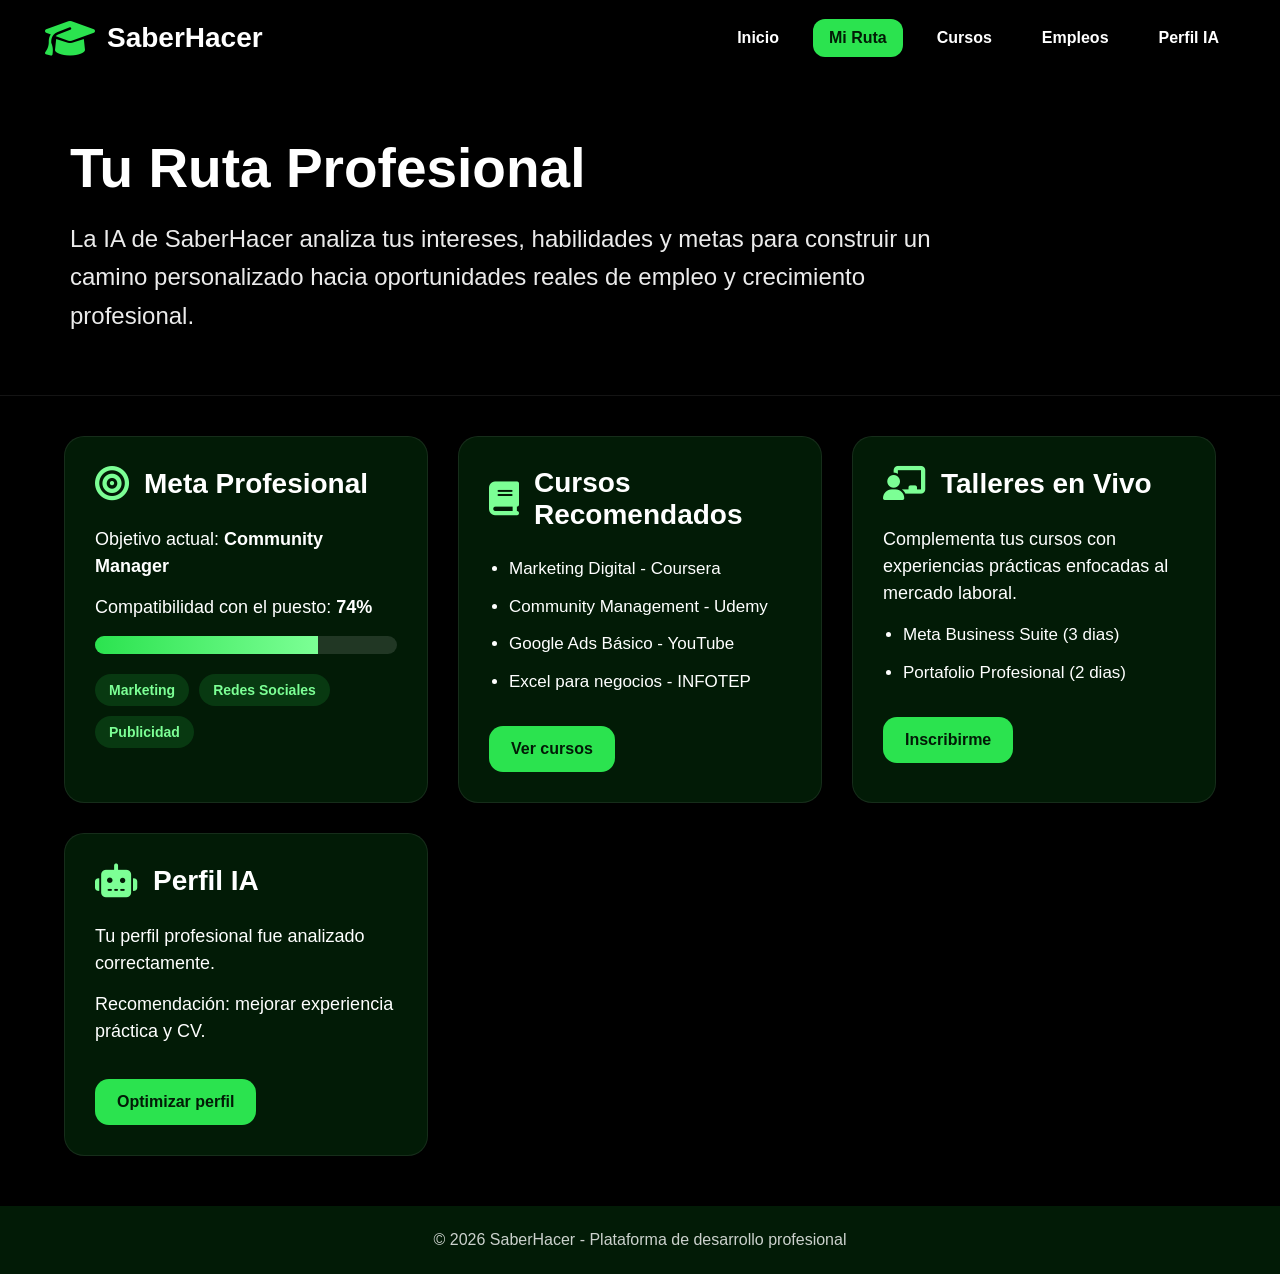
<file: MiRuta.html>
<!DOCTYPE html>
<html lang="es">
<head>
    <meta charset="UTF-8">
    <meta name="viewport" content="width=device-width, initial-scale=1.0">

    <title>Mi Ruta - SaberHacer</title>

    <link rel="stylesheet"
          href="https://cdnjs.cloudflare.com/ajax/libs/font-awesome/6.5.1/css/all.min.css">

    <style>

        *{
            margin: 0;
            padding: 0;
            box-sizing: border-box;
            font-family: Arial, Helvetica, sans-serif;
        }

        body{

            background: black;

            color: white;

            min-height: 100vh;
        }

        /* ===== HEADER ===== */

        header{

            background: #000000;

            display: flex;
            justify-content: space-between;
            align-items: center;

            padding: 18px 45px;

            box-shadow: 0px 4px 12px rgba(0, 0, 0, 0.25);

            position: sticky;
            top: 0;

            z-index: 1000;
        }

        .logo{

            display: flex;
            align-items: center;

            gap: 12px;

            font-size: 28px;

            font-weight: bold;
        }

        .logo i{

            color: #2be34f;

            font-size: 40px;
        }

        nav{

            display: flex;

            gap: 18px;

            align-items: center;
        }

        nav a{

            text-decoration: none;

            color: white;

            font-weight: bold;

            padding: 10px 16px;

            border-radius: 12px;

            transition: 0.3s;
        }

        nav a:hover{

            background-color: #2be34f;

            transform: translateY(-2px);
        }

        .activo{

            background-color: #2be34f;

            color: #021b06;
        }

        /* ===== HERO ===== */

        .hero{

            background: black;

            padding: 60px 70px;

            border-bottom: 1px solid rgba(255,255,255,0.08);
        }

        .hero h1{

            font-size: 55px;

            margin-bottom: 20px;
        }

        .hero p{

            font-size: 24px;

            max-width: 900px;

            line-height: 1.6;

            color: rgba(255,255,255,0.92);
        }

        /* ===== GRID ===== */

        .grid{

            width: 90%;

            margin: 40px auto;

            display: grid;

            grid-template-columns: repeat(auto-fit, minmax(320px, 1fr));

            gap: 30px;
        }

        /* ===== CARDS ===== */

        .card{

            background: #021b06;

            backdrop-filter: blur(10px);

            border: 1px solid rgba(255,255,255,0.08);

            border-radius: 20px;

            padding: 30px;

            box-shadow: 0px 8px 20px rgba(0,0,0,0.25);

            transition: 0.3s;
        }

        .card:hover{

            transform: translateY(-5px);

            box-shadow: 0px 12px 24px rgba(0,0,0,0.35);
        }

        .card-top{

            display: flex;
            align-items: center;

            gap: 15px;

            margin-bottom: 25px;
        }

        .card-top i{

            font-size: 34px;

            color: #7cff95;
        }

        .card h2{

            font-size: 28px;
        }

        .card p{

            margin-bottom: 14px;

            font-size: 18px;

            line-height: 1.5;
        }

        /* ===== BARRA ===== */

        .barra{

            width: 100%;

            height: 18px;

            background-color: rgba(255,255,255,0.12);

            border-radius: 20px;

            overflow: hidden;

            margin-top: 15px;
        }

        .progreso{

            width: 74%;

            height: 100%;

            background: linear-gradient(
                90deg,
                #2be34f,
                #7cff95
            );
        }

        /* ===== TAGS ===== */

        .tags{

            display: flex;

            flex-wrap: wrap;

            gap: 10px;

            margin-top: 20px;
        }

        .tag{

            background-color: rgba(43,227,79,0.15);

            color: #7cff95;

            padding: 8px 14px;

            border-radius: 20px;

            font-weight: bold;

            font-size: 14px;
        }

        /* ===== BOTONES ===== */

        .btn{

            display: inline-block;

            margin-top: 20px;

            text-decoration: none;

            background-color: #2be34f;

            color: #021b06;

            padding: 14px 22px;

            border-radius: 14px;

            font-weight: bold;

            transition: 0.3s;
        }

        .btn:hover{

            background-color: #7cff95;

            transform: scale(1.05);
        }

        /* ===== LISTAS ===== */

        ul{

            margin-top: 15px;

            padding-left: 20px;
        }

        li{

            margin-bottom: 12px;

            font-size: 17px;

            line-height: 1.5;
        }

        /* ===== FOOTER ===== */

        footer{

            margin-top: 50px;

            background: #021b06;

            text-align: center;

            padding: 25px;

            color: rgba(255,255,255,0.8);
        }

        /* ===== RESPONSIVE ===== */

        @media(max-width:900px){

            header{

                flex-direction: column;

                gap: 20px;
            }

            nav{

                flex-wrap: wrap;

                justify-content: center;
            }

            .hero{

                padding: 40px 25px;
            }

            .hero h1{

                font-size: 42px;
            }

            .hero p{

                font-size: 20px;
            }

            .grid{

                width: 95%;
            }
        }

    </style>

</head>
<body>

    <!-- HEADER -->

    <header>

        <div class="logo">

            <i class="fa-solid fa-graduation-cap"></i>

            <span>SaberHacer</span>

        </div>

        <nav>

            <a href="Inicio.html">Inicio</a>

            <a href="MiRuta.html" class="activo">
                Mi Ruta
            </a>

            <a href="Cursos.html">Cursos</a>

            <a href="Empleos.html">Empleos</a>

            <a href="#">Perfil IA</a>

        </nav>

    </header>

    <!-- HERO -->

    <section class="hero">

        <h1>Tu Ruta Profesional</h1>

        <p>

            La IA de SaberHacer analiza tus intereses,
            habilidades y metas para construir un camino
            personalizado hacia oportunidades reales
            de empleo y crecimiento profesional.

        </p>

    </section>

    <!-- GRID -->

    <section class="grid">

        <!-- META -->

        <div class="card">

            <div class="card-top">

                <i class="fa-solid fa-bullseye"></i>

                <h2>Meta Profesional</h2>

            </div>

            <p>
                Objetivo actual:
                <strong>Community Manager</strong>
            </p>

            <p>
                Compatibilidad con el puesto:
                <strong>74%</strong>
            </p>

            <div class="barra">

                <div class="progreso"></div>

            </div>

            <div class="tags">

                <div class="tag">Marketing</div>

                <div class="tag">Redes Sociales</div>

                <div class="tag">Publicidad</div>

            </div>

        </div>

        <!-- CURSOS -->

        <div class="card">

            <div class="card-top">

                <i class="fa-solid fa-book"></i>

                <h2>Cursos Recomendados</h2>

            </div>

            <ul>

                <li>Marketing Digital - Coursera</li>

                <li>Community Management - Udemy</li>

                <li>Google Ads Básico - YouTube</li>

                <li>Excel para negocios - INFOTEP</li>

            </ul>

            <a href="#" class="btn">
                Ver cursos
            </a>

        </div>

        <!-- TALLERES -->

        <div class="card">

            <div class="card-top">

                <i class="fa-solid fa-chalkboard-user"></i>

                <h2>Talleres en Vivo</h2>

            </div>

            <p>

                Complementa tus cursos con experiencias
                prácticas enfocadas al mercado laboral.

            </p>

            <ul>

                <li>Meta Business Suite (3 dias) </li>

                <li>Portafolio Profesional (2 dias)</li>

            </ul>

            <a href="#" class="btn">
                Inscribirme
            </a>

        </div>

        <!-- PERFIL IA -->

        <div class="card">

            <div class="card-top">

                <i class="fa-solid fa-robot"></i>

                <h2>Perfil IA</h2>

            </div>

            <p>

                Tu perfil profesional fue analizado
                correctamente.

            </p>

            <p>

                Recomendación:
                mejorar experiencia práctica y CV.

            </p>

            <a href="#" class="btn">
                Optimizar perfil
            </a>

        </div>


        <!-- HORAS -->

       

    </section>

    <!-- FOOTER -->

    <footer>

        © 2026 SaberHacer -
        Plataforma de desarrollo profesional

    </footer>

</body>
</html>
</file>
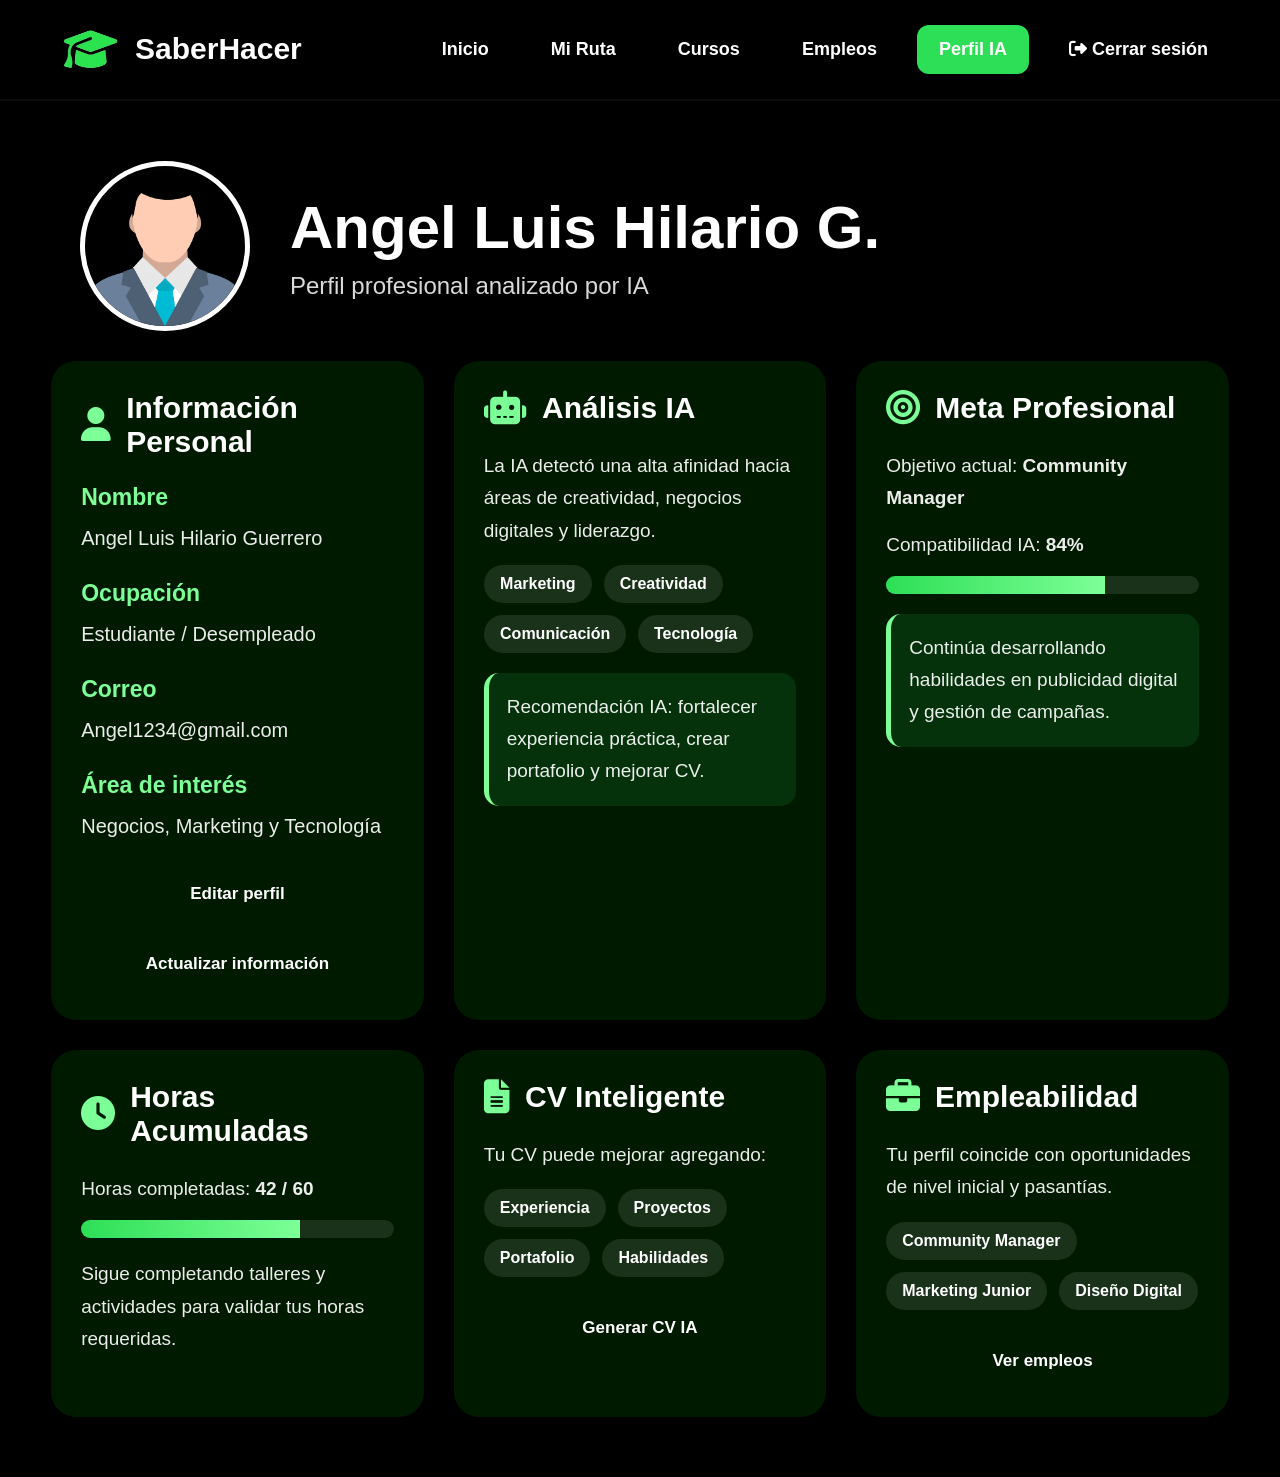
<file: Perfil.html>
<!DOCTYPE html>
<html lang="es">
<head>
    <meta charset="UTF-8">
    <meta name="viewport" content="width=device-width, initial-scale=1.0">
    <title>Perfil IA - SaberHacer</title>

    <!-- FONT AWESOME -->
    <link rel="stylesheet"
          href="https://cdnjs.cloudflare.com/ajax/libs/font-awesome/6.5.1/css/all.min.css">

    <style>

        *{
            margin: 0;
            padding: 0;
            box-sizing: border-box;
            font-family: Arial, Helvetica, sans-serif;
        }

        body{

            background: black;

            min-height: 100vh;

            color: white;
        }

        /* ===== HEADER ===== */

        header{

            background-color: black;

            display: flex;
            justify-content: space-between;
            align-items: center;

            padding: 25px 50px;

            border-bottom: 2px solid rgba(255,255,255,0.05);
        }

        .logo{

            display: flex;
            align-items: center;

            gap: 15px;

            text-decoration: none;

            color: white;
        }

        .logo img{
            width: 70px;
        }

        .logo h1{
            font-size: 30px;
        }

        /* ===== NAV ===== */

        nav{

            display: flex;
            align-items: center;

            gap: 18px;
        }

        nav a{

            text-decoration: none;

            color: white;

            font-weight: bold;

            font-size: 18px;

            padding: 14px 22px;

            border-radius: 12px;

            transition: 0.3s;
        }

        nav a:hover{

            background-color: #2ddf56;

            transform: scale(1.05);
            .cerrar-sesion{

    background-color: #ff3b3b;

    display: flex;
    align-items: center;
    gap: 10px;
}

.cerrar-sesion:hover{

    background-color: #ff5c5c;
}
        }

        .activo{

            background-color: #2ddf56;
        }

        /* ===== PERFIL ===== */

        .perfil{

            display: flex;

            align-items: center;

            gap: 40px;

            padding: 60px 80px 30px;
        }

        .perfil img{

            width: 170px;

            height: 170px;

            border-radius: 50%;

            border: 5px solid white;
        }

        .info-principal h2{

            font-size: 60px;

            margin-bottom: 10px;
        }

        .info-principal p{

            font-size: 24px;

            color: rgba(255,255,255,0.85);
        }

        /* ===== CONTENEDOR ===== */

        .contenedor{

            width: 92%;

            margin: auto;

            margin-bottom: 60px;

            display: grid;

            grid-template-columns: repeat(auto-fit, minmax(320px, 1fr));

            gap: 30px;
        }

        /* ===== CARDS ===== */

        .card{

            background: #001a00;

            backdrop-filter: blur(10px);

            border-radius: 25px;

            padding: 30px;

            box-shadow: 0px 8px 25px rgba(0,0,0,0.25);

            transition: 0.3s;
        }

        .card:hover{

            transform: translateY(-5px);
        }

        .card-top{

            display: flex;
            align-items: center;

            gap: 15px;

            margin-bottom: 25px;
        }

        .card-top i{

            font-size: 34px;

            color: #7dff97;
        }

        .card h2{

            font-size: 30px;
        }

        .card p{

            font-size: 19px;

            line-height: 1.7;

            margin-bottom: 14px;

            color: rgba(255,255,255,0.92);
        }

        /* ===== DATOS ===== */

        .dato{

            margin-bottom: 25px;
        }

        .dato h3{

            margin-bottom: 10px;

            font-size: 23px;

            color: #7dff97;
        }

        .dato p{

            font-size: 20px;
        }

        /* ===== PROGRESO ===== */

        .barra{

            width: 100%;

            height: 18px;

            background-color: rgba(255,255,255,0.1);

            border-radius: 20px;

            overflow: hidden;

            margin-top: 15px;
        }

        .progreso{

            width: 70%;

            height: 100%;

            background: linear-gradient(
                90deg,
                #2ddf56,
                #7dff97
            );
        }

        /* ===== SKILLS ===== */

        .skills{

            display: flex;

            flex-wrap: wrap;

            gap: 12px;

            margin-top: 18px;
        }

        .skill{

            background-color: rgba(255,255,255,0.1);

            padding: 10px 16px;

            border-radius: 20px;

            font-weight: bold;
        }

        /* ===== BOTONES ===== */

        .acciones{

            display: flex;

            flex-direction: column;

            gap: 18px;

            margin-top: 25px;
        }

        .acciones button{

            background-color: #001a00;

            color: white;

            border: none;

            padding: 16px;

            border-radius: 14px;

            font-size: 17px;

            font-weight: bold;

            cursor: pointer;

            transition: 0.3s;
        }

        .acciones button:hover{

            background-color: #2ddf56;

            transform: scale(1.03);
        }

        /* ===== IA ===== */

        .ia-box{

            background: rgba(45,223,86,0.12);

            border-left: 5px solid #7dff97;

            padding: 18px;

            border-radius: 15px;

            margin-top: 20px;
        }

        .ia-box p{

            margin: 0;
        }

        /* ===== RESPONSIVE ===== */

        @media(max-width:900px){

            header{

                flex-direction: column;

                gap: 20px;
            }

            nav{

                flex-wrap: wrap;

                justify-content: center;
            }

            .perfil{

                flex-direction: column;

                text-align: center;
            }

            .info-principal h2{

                font-size: 42px;
            }

        }

    </style>

</head>

<body>

    <!-- HEADER -->

    <header>

        <a href="Inicio.html" class="logo">

            <img src="img/Birrete.png" alt="Logo">

            <h1>SaberHacer</h1>

        </a>

        <nav>

            <a href="Inicio.html">Inicio</a>

            <a href="MiRuta.html">Mi Ruta</a>

            <a href="Cursos.html">Cursos</a>

            <a href="Empleos.html">Empleos</a>

            <a href="#" class="activo">
                Perfil IA
            </a>
            <a href="index.html" class="cerrar-sesion">
    <i class="fa-solid fa-right-from-bracket"></i>
    Cerrar sesión
</a>

        </nav>

    </header>

    <!-- PERFIL -->

    <section class="perfil">

        <img src="img/iconoUsuario.png" alt="Usuario">

        <div class="info-principal">

            <h2>Angel Luis Hilario G.</h2>

            <p>
                Perfil profesional analizado por IA
            </p>

        </div>

    </section>

    <!-- CONTENEDOR -->

    <section class="contenedor">

        <!-- PERFIL PERSONAL -->

        <div class="card">

            <div class="card-top">

                <i class="fa-solid fa-user"></i>

                <h2>Información Personal</h2>

            </div>

            <div class="dato">

                <h3>Nombre</h3>

                <p>Angel Luis Hilario Guerrero</p>

            </div>

            <div class="dato">

                <h3>Ocupación</h3>

                <p>Estudiante / Desempleado</p>

            </div>

            <div class="dato">

                <h3>Correo</h3>

                <p>Angel1234@gmail.com</p>

            </div>

            <div class="dato">

                <h3>Área de interés</h3>

                <p>Negocios, Marketing y Tecnología</p>

            </div>

            <div class="acciones">

                <button>Editar perfil</button>

                <button>Actualizar información</button>

            </div>

        </div>

        <!-- PERFIL IA -->

        <div class="card">

            <div class="card-top">

                <i class="fa-solid fa-robot"></i>

                <h2>Análisis IA</h2>

            </div>

            <p>

                La IA detectó una alta afinidad
                hacia áreas de creatividad,
                negocios digitales y liderazgo.

            </p>

            <div class="skills">

                <div class="skill">Marketing</div>

                <div class="skill">Creatividad</div>

                <div class="skill">Comunicación</div>

                <div class="skill">Tecnología</div>

            </div>

            <div class="ia-box">

                <p>

                    Recomendación IA:
                    fortalecer experiencia práctica,
                    crear portafolio y mejorar CV.

                </p>

            </div>

        </div>

        <!-- META PROFESIONAL -->

        <div class="card">

            <div class="card-top">

                <i class="fa-solid fa-bullseye"></i>

                <h2>Meta Profesional</h2>

            </div>

            <p>

                Objetivo actual:
                <strong>Community Manager</strong>

            </p>

            <p>

                Compatibilidad IA:
                <strong>84%</strong>

            </p>

            <div class="barra">

                <div class="progreso"></div>

            </div>

            <div class="ia-box">

                <p>

                    Continúa desarrollando habilidades
                    en publicidad digital y gestión
                    de campañas.

                </p>

            </div>

        </div>

        <!-- HORAS -->

        <div class="card">

            <div class="card-top">

                <i class="fa-solid fa-clock"></i>

                <h2>Horas Acumuladas</h2>

            </div>

            <p>

                Horas completadas:
                <strong>42 / 60</strong>

            </p>

            <div class="barra">

                <div class="progreso"
                     style="width:70%">
                </div>

            </div>

            <p style="margin-top:20px;">

                Sigue completando talleres
                y actividades para validar
                tus horas requeridas.

            </p>

        </div>

        <!-- CV -->

        <div class="card">

            <div class="card-top">

                <i class="fa-solid fa-file-lines"></i>

                <h2>CV Inteligente</h2>

            </div>

            <p>

                Tu CV puede mejorar agregando:

            </p>

            <div class="skills">

                <div class="skill">Experiencia</div>

                <div class="skill">Proyectos</div>

                <div class="skill">Portafolio</div>

                <div class="skill">Habilidades</div>

            </div>

            <div class="acciones">

                <button>Generar CV IA</button>

            </div>

        </div>

        <!-- EMPLEABILIDAD -->

        <div class="card">

            <div class="card-top">

                <i class="fa-solid fa-briefcase"></i>

                <h2>Empleabilidad</h2>

            </div>

            <p>

                Tu perfil coincide con oportunidades
                de nivel inicial y pasantías.

            </p>

            <div class="skills">

                <div class="skill">Community Manager</div>

                <div class="skill">Marketing Junior</div>

                <div class="skill">Diseño Digital</div>

            </div>

            <div class="acciones">

                <button>Ver empleos</button>

            </div>

        </div>

    </section>

</body>
</html>
</file>
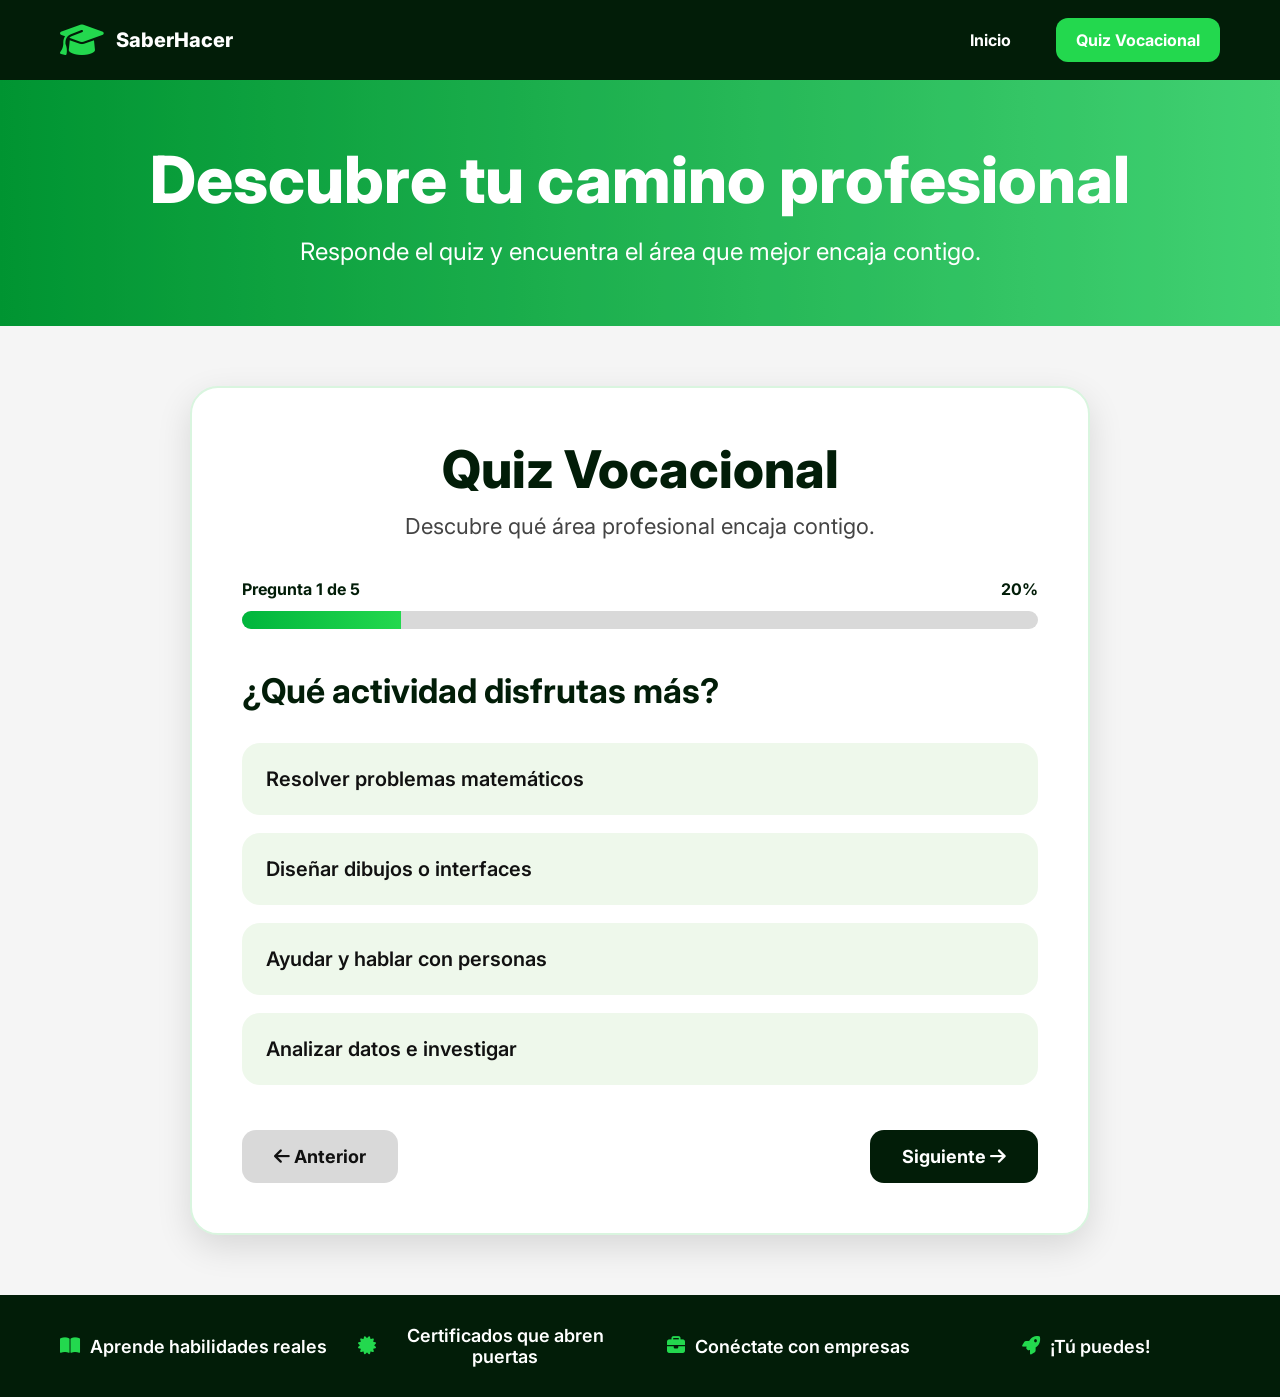
<file: quizz.html>
<!DOCTYPE html>
<html lang="es">
<head>

    <meta charset="UTF-8">
    <meta name="viewport" content="width=device-width, initial-scale=1.0">

    <title>Quiz Vocacional - SaberHacer</title>

    <link rel="preconnect" href="https://fonts.googleapis.com">
    <link rel="preconnect" href="https://fonts.gstatic.com" crossorigin>

    <link href="https://fonts.googleapis.com/css2?family=Inter:wght@400;500;600;700;800&display=swap" rel="stylesheet">

    <link rel="stylesheet"
          href="https://cdnjs.cloudflare.com/ajax/libs/font-awesome/6.5.1/css/all.min.css">

    <style>

        *{
            margin:0;
            padding:0;
            box-sizing:border-box;
            font-family:'Inter',sans-serif;
        }

        body{
            background:#f5f5f5;
            color:#111;
        }

        /* ===== HEADER ===== */

        header{
            width:100%;
            background:#021d08;
            padding:18px 60px;
            display:flex;
            justify-content:space-between;
            align-items:center;
            position:sticky;
            top:0;
            z-index:100;
        }

        .logo{
            display:flex;
            align-items:center;
            gap:12px;
            color:white;
            text-decoration:none;
            font-size:35px;
            font-weight:800;
        }

        .logo span{
            font-size:20px;
        }

        .logo i{
            color:#23d84e;
        }

        nav{
            display:flex;
            gap:25px;
        }

        nav a{
            color:white;
            text-decoration:none;
            font-weight:700;
            padding:12px 20px;
            border-radius:12px;
            transition:0.3s;
        }

        nav a:hover{
            background:#23d84e;
            transform:translateY(-2px);
        }

        .activo{
            background:#23d84e;
        }

        /* ===== HERO ===== */

        .hero{
            background:linear-gradient(to right,#00b53c,#4fff8b);
            padding:60px 30px;
            position:relative;
            overflow:hidden;
        }

        .hero::after{
            content:'';
            position:absolute;
            inset:0;
            background:rgba(0,0,0,0.18);
        }

        .hero-content{
            position:relative;
            z-index:2;
            max-width:1000px;
            margin:auto;
            text-align:center;
            color:white;
        }

        .hero-content h1{
            font-size:65px;
            font-weight:800;
            margin-bottom:18px;
        }

        .hero-content p{
            font-size:24px;
        }

        /* ===== CONTENEDOR ===== */

        .contenedor{

            width:900px;
            max-width:95%;

            margin:60px auto;

            background:white;

            border-radius:28px;

            padding:50px;

            box-shadow:0 12px 35px rgba(0,0,0,0.12);

            border:2px solid #d9f5df;
        }

        /* ===== TITULO ===== */

        .titulo{
            text-align:center;
            margin-bottom:40px;
        }

        .titulo h2{
            font-size:52px;
            color:#021d08;
            margin-bottom:12px;
            font-weight:800;
        }

        .titulo p{
            font-size:22px;
            color:#444;
        }

        /* ===== PROGRESO ===== */

        .progreso-container{
            margin-bottom:40px;
        }

        .progreso-texto{
            display:flex;
            justify-content:space-between;
            margin-bottom:12px;
            font-weight:700;
            color:#021d08;
        }

        .barra{
            width:100%;
            height:18px;
            background:#d9d9d9;
            border-radius:20px;
            overflow:hidden;
        }

        .progreso{
            height:100%;
            background:linear-gradient(to right,#00b53c,#23d84e);
            width:0%;
            transition:0.3s;
        }

        /* ===== PREGUNTA ===== */

        .pregunta h3{
            font-size:34px;
            margin-bottom:30px;
            color:#021d08;
            line-height:1.3;
        }

        /* ===== OPCIONES ===== */

        .opciones{
            display:flex;
            flex-direction:column;
            gap:18px;
        }

        .opcion{

            background:#eef8eb;

            border:2px solid transparent;

            padding:22px;

            border-radius:18px;

            font-size:20px;

            cursor:pointer;

            transition:0.3s;

            font-weight:600;
        }

        .opcion:hover{

            background:#d9ffd5;

            border-color:#23d84e;

            transform:translateY(-3px);
        }

        .seleccionada{

            background:#c8ffc3;

            border-color:#23d84e;

            box-shadow:0 6px 18px rgba(35,216,78,0.2);
        }

        /* ===== BOTONES ===== */

        .botones{

            display:flex;
            justify-content:space-between;

            margin-top:45px;

            gap:20px;
        }

        .botones button{

            border:none;

            padding:16px 32px;

            border-radius:14px;

            font-size:18px;

            font-weight:700;

            cursor:pointer;

            transition:0.3s;
        }

        .btn-anterior{

            background:#d9d9d9;

            color:#111;
        }

        .btn-siguiente{

            background:#021d08;

            color:white;

            border:2px solid #23d84e;
        }

        .botones button:hover{

            transform:translateY(-3px);
        }

        .btn-siguiente:hover{
            background:#23d84e;
        }

        /* ===== RESULTADO ===== */

        .resultado{
            text-align:center;
            padding:20px;
        }

        .resultado h2{

            font-size:50px;

            color:#021d08;

            margin-bottom:20px;
        }

        .resultado h3{

            font-size:38px;

            color:#23d84e;

            margin-bottom:25px;
        }

        .resultado p{

            font-size:24px;

            margin-bottom:15px;

            color:#333;
        }

        /* ===== FOOTER ===== */

        footer{
            background:#021d08;
            color:white;
            padding:30px 60px;
            margin-top:60px;
        }

        .footer-grid{
            display:grid;
            grid-template-columns:repeat(4,1fr);
            gap:30px;
            text-align:center;
        }

        .footer-item{
            font-size:18px;
            font-weight:600;
            display:flex;
            align-items:center;
            justify-content:center;
            gap:10px;
        }

        .footer-item i{
            color:#23d84e;
        }

        /* ===== RESPONSIVE ===== */

        @media(max-width:900px){

            header{
                flex-direction:column;
                gap:20px;
                padding:25px;
            }

            nav{
                flex-wrap:wrap;
                justify-content:center;
            }

            .hero-content h1{
                font-size:46px;
            }

            .hero-content p{
                font-size:18px;
            }

            .contenedor{
                padding:30px 20px;
            }

            .pregunta h3{
                font-size:28px;
            }

            .opcion{
                font-size:18px;
            }

            .botones{
                flex-direction:column;
            }

            .footer-grid{
                grid-template-columns:1fr;
            }
        }

    </style>

</head>

<body>

    <!-- HEADER -->

    <header>

        <a href="Inicio.html" class="logo">

            <i class="fa-solid fa-graduation-cap"></i>

            <span>SaberHacer</span>

        </a>

        <nav>

            <a href="index.html">
                Inicio
            </a>

            <a href="quizz.html" class="activo">
                Quiz Vocacional
            </a>

        </nav>

    </header>

    <!-- HERO -->

    <section class="hero">

        <div class="hero-content">

            <h1>
                Descubre tu camino profesional
            </h1>

            <p>
                Responde el quiz y encuentra el área que mejor encaja contigo.
            </p>

        </div>

    </section>

    <!-- CONTENEDOR -->

    <section class="contenedor">

        <div class="titulo">

            <h2>Quiz Vocacional</h2>

            <p>
                Descubre qué área profesional encaja contigo.
            </p>

        </div>

        <!-- PROGRESO -->

        <div class="progreso-container">

            <div class="progreso-texto">

                <span id="textoPregunta">
                    Pregunta 1 de 10
                </span>

                <span id="porcentaje">
                    10%
                </span>

            </div>

            <div class="barra">

                <div class="progreso" id="barraProgreso"></div>

            </div>

        </div>

        <!-- CONTENIDO DINÁMICO -->

        <div id="quizContenido"></div>

        <!-- BOTONES -->

        <div class="botones">

            <button class="btn-anterior"
                    onclick="anteriorPregunta()">

                <i class="fa-solid fa-arrow-left"></i>
                Anterior

            </button>

            <button class="btn-siguiente"
                    onclick="siguientePregunta()">

                Siguiente
                <i class="fa-solid fa-arrow-right"></i>

            </button>

        </div>

    </section>

    <!-- FOOTER -->

    <footer>

        <div class="footer-grid">

            <div class="footer-item">
                <i class="fa-solid fa-book-open"></i>
                Aprende habilidades reales
            </div>

            <div class="footer-item">
                <i class="fa-solid fa-certificate"></i>
                Certificados que abren puertas
            </div>

            <div class="footer-item">
                <i class="fa-solid fa-briefcase"></i>
                Conéctate con empresas
            </div>

            <div class="footer-item">
                <i class="fa-solid fa-rocket"></i>
                ¡Tú puedes!
            </div>

        </div>

    </footer>

<script>

const preguntas = [

{
    pregunta: "¿Qué actividad disfrutas más?",

    opciones: [

        {
            texto: "Resolver problemas matemáticos",
            area: "ingenieria"
        },

        {
            texto: "Diseñar dibujos o interfaces",
            area: "diseno"
        },

        {
            texto: "Ayudar y hablar con personas",
            area: "educacion"
        },

        {
            texto: "Analizar datos e investigar",
            area: "analisis"
        }
    ]
},

{
    pregunta: "¿Qué materia prefieres?",

    opciones: [

        {
            texto: "Matemáticas",
            area: "ingenieria"
        },

        {
            texto: "Arte",
            area: "diseno"
        },

        {
            texto: "Biología",
            area: "medicina"
        },

        {
            texto: "Ciencias Sociales",
            area: "mercadeo"
        }
    ]
},

{
    pregunta: "¿Qué tipo de trabajo te llama más la atención?",

    opciones: [

        {
            texto: "Crear sistemas o máquinas",
            area: "ingenieria"
        },

        {
            texto: "Diseñar contenido visual",
            area: "diseno"
        },

        {
            texto: "Atender y ayudar pacientes",
            area: "medicina"
        },

        {
            texto: "Promocionar productos o marcas",
            area: "mercadeo"
        }
    ]
},

{
    pregunta: "¿Qué habilidad consideras más fuerte?",

    opciones: [

        {
            texto: "Lógica",
            area: "ingenieria"
        },

        {
            texto: "Creatividad",
            area: "diseno"
        },

        {
            texto: "Comunicación",
            area: "educacion"
        },

        {
            texto: "Observación y análisis",
            area: "medicina"
        }
    ]
},

{
    pregunta: "¿Qué prefieres hacer en tu tiempo libre?",

    opciones: [

        {
            texto: "Programar o construir cosas",
            area: "ingenieria"
        },

        {
            texto: "Editar videos o dibujar",
            area: "diseno"
        },

        {
            texto: "Ayudar o enseñar a otros",
            area: "educacion"
        },

        {
            texto: "Investigar temas de salud",
            area: "medicina"
        }
    ]
}

];

let preguntaActual = 0;

let respuestas = [];

function cargarPregunta(){

    let quiz = document.getElementById("quizContenido");

    let pregunta = preguntas[preguntaActual];

    let progreso =
        Math.round(((preguntaActual + 1) / preguntas.length) * 100);

    document.getElementById("barraProgreso")
    .style.width = progreso + "%";

    document.getElementById("porcentaje")
    .innerText = progreso + "%";

    document.getElementById("textoPregunta")
    .innerText =
    `Pregunta ${preguntaActual + 1} de ${preguntas.length}`;

    quiz.innerHTML = `

        <div class="pregunta">

            <h3>${pregunta.pregunta}</h3>

            <div class="opciones">

                ${pregunta.opciones.map((opcion) => `

                    <div class="opcion"

                        onclick="seleccionarRespuesta('${opcion.area}', this)">

                        ${opcion.texto}

                    </div>

                `).join("")}

            </div>

        </div>

    `;
}

function seleccionarRespuesta(area, elemento){

    respuestas[preguntaActual] = area;

    let opciones =
        document.querySelectorAll(".opcion");

    opciones.forEach(op => {
        op.classList.remove("seleccionada");
    });

    elemento.classList.add("seleccionada");
}

function siguientePregunta(){

    if(!respuestas[preguntaActual]){

        alert("Selecciona una respuesta");

        return;
    }

    preguntaActual++;

    if(preguntaActual < preguntas.length){

        cargarPregunta();
    }
    else{

        mostrarResultado();
    }
}

function anteriorPregunta(){

    if(preguntaActual > 0){

        preguntaActual--;

        cargarPregunta();
    }
}

function mostrarResultado(){

    let quiz =
        document.getElementById("quizContenido");

    let conteo = {

        ingenieria: 0,
        diseno: 0,
        educacion: 0,
        medicina: 0,
        mercadeo: 0,
        analisis: 0
    };

    respuestas.forEach(area => {
        conteo[area]++;
    });

    let resultadoFinal =
        Object.keys(conteo).reduce((a, b) =>
        conteo[a] > conteo[b] ? a : b);

    let resultadoTexto = "";

    let descripcion = "";

    if(resultadoFinal === "ingenieria"){

        resultadoTexto =
        "💻 Ingenierías";

        descripcion =
        "Tienes afinidad por la lógica, resolución de problemas y tecnología.";
    }

    else if(resultadoFinal === "diseno"){

        resultadoTexto =
        "🎨 Diseño UX/UI";

        descripcion =
        "Destacas por tu creatividad y capacidad visual.";
    }

    else if(resultadoFinal === "educacion"){

        resultadoTexto =
        "📚 Educación";

        descripcion =
        "Tienes habilidades para enseñar y comunicar ideas.";
    }

    else if(resultadoFinal === "medicina"){

        resultadoTexto =
        "🩺 Medicina";

        descripcion =
        "Muestras interés en la salud y el cuidado de las personas.";
    }

    else if(resultadoFinal === "mercadeo"){

        resultadoTexto =
        "📈 Mercadeo";

        descripcion =
        "Te interesan las estrategias, comunicación y negocios.";
    }

    else{

        resultadoTexto =
        "📊 Análisis de Datos";

        descripcion =
        "Tienes pensamiento analítico e interés en la investigación.";
    }

    quiz.innerHTML = `

        <div class="resultado">

            <h2>Resultado del Quiz</h2>

            <p>
                Tu área recomendada es:
            </p>

            <h3>${resultadoTexto}</h3>

            <p>
                ${descripcion}
            </p>

        </div>

    `;

    document.querySelector(".botones")
    .style.display = "none";
}

cargarPregunta();

</script>

</body>
</html>
</file>
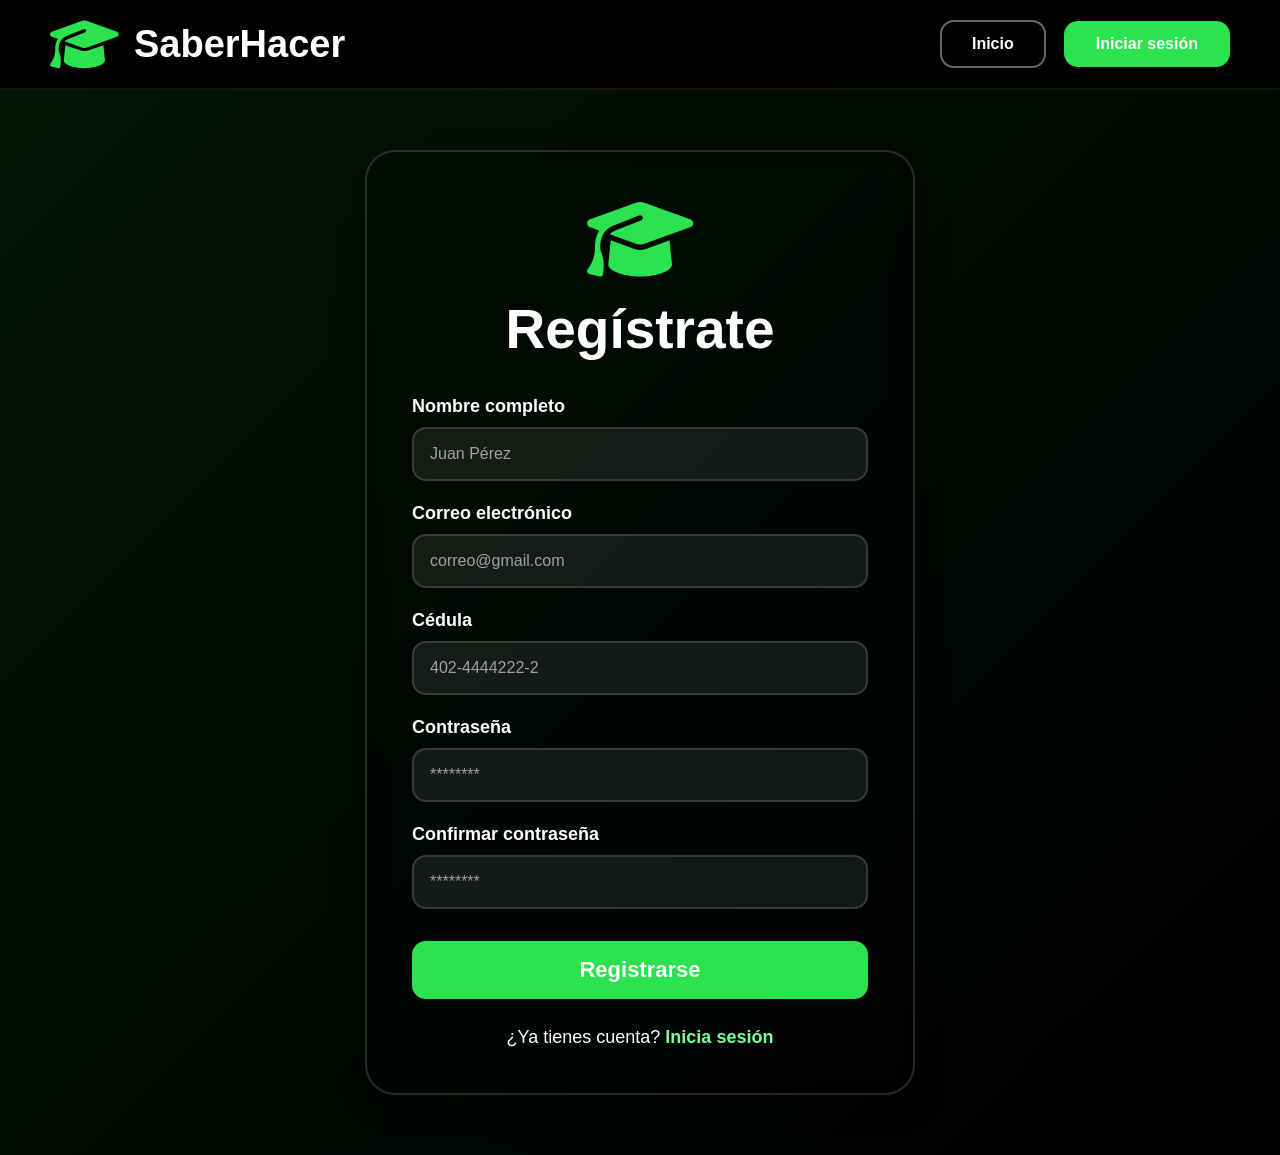
<file: Registro.html>
<!DOCTYPE html>
<html lang="es">
<head>
  <meta charset="UTF-8" />
  <meta name="viewport" content="width=device-width, initial-scale=1.0"/>

  <link rel="icon" type="image/png" sizes="192x192" href="img/android-chrome-512x512 (1).png">

  <!-- ICONOS -->
  <link rel="stylesheet" href="https://cdnjs.cloudflare.com/ajax/libs/font-awesome/6.5.1/css/all.min.css">

  <title>Registro</title>

  <style>

    *{
      margin:0;
      padding:0;
      box-sizing:border-box;
      font-family: Arial, Helvetica, sans-serif;
    }

    body{
      background: linear-gradient(135deg, #031406, #000000);
      min-height:100vh;
      color:white;
    }

    /* NAVBAR */

    .navbar{
      width:100%;
      height:90px;
      display:flex;
      justify-content:space-between;
      align-items:center;
      padding:0 50px;
      background:#000000;
      border-bottom:2px solid rgba(255,255,255,0.08);
    }

    .logo{
      display:flex;
      align-items:center;
      gap:15px;
    }

    .logo i{
      font-size:55px;
      color:#2be34f;
    }

    .logo h1{
      font-size:38px;
      color:white;
      font-weight:800;
    }

    .menu{
      display:flex;
      gap:18px;
      align-items:center;
    }

    .btn-login{
      background:transparent;
      color:white;
      border:2px solid rgba(255,255,255,0.4);
      padding:13px 30px;
      border-radius:14px;
      cursor:pointer;
      font-weight:bold;
      font-size:16px;
      transition:0.3s;
    }

    .btn-login:hover{
      background:white;
      color:#021b06;
    }

    .btn-home{
      background:#2be34f;
      color:white;
      border:none;
      padding:14px 32px;
      border-radius:14px;
      cursor:pointer;
      font-weight:bold;
      font-size:16px;
      transition:0.3s;
    }

    .btn-home:hover{
      background:#1ec942;
      transform:translateY(-2px);
    }

    /* FORMULARIO */

    .container{
      width:100%;
      display:flex;
      justify-content:center;
      align-items:center;
      padding:60px 20px;
    }

    .register-box{
      width:550px;
      background:rgba(0, 0, 0, 0.25);
      backdrop-filter: blur(10px);
      border:2px solid rgba(255,255,255,0.15);
      border-radius:30px;
      padding:45px;
      box-shadow:0 10px 30px rgba(0,0,0,0.35);
    }

    .form-logo{
      display:flex;
      justify-content:center;
      margin-bottom:15px;
    }

    .form-logo i{
      font-size:85px;
      color:#2be34f;
    }

    .register-box h2{
      text-align:center;
      font-size:55px;
      margin-bottom:35px;
      color:white;
      font-weight:800;
    }

    .input-group{
      margin-bottom:22px;
    }

    .input-group label{
      display:block;
      font-size:18px;
      font-weight:bold;
      margin-bottom:10px;
      color:white;
    }

    .input-group input{
      width:100%;
      padding:16px;
      border:2px solid rgba(255,255,255,0.15);
      border-radius:14px;
      outline:none;
      font-size:16px;
      background:rgba(255,255,255,0.08);
      color:white;
      transition:0.3s;
    }

    .input-group input::placeholder{
      color:rgba(255,255,255,0.6);
    }

    .input-group input:focus{
      border:2px solid #2be34f;
      background:rgba(255,255,255,0.12);
    }

    .register-btn{
      width:100%;
      padding:16px;
      background:#2be34f;
      color:white;
      border:none;
      border-radius:14px;
      font-size:22px;
      font-weight:bold;
      cursor:pointer;
      margin-top:10px;
      transition:0.3s;
    }

    .register-btn:hover{
      background:#1ec942;
      transform:translateY(-2px);
    }

    .extra{
      text-align:center;
      margin-top:28px;
      font-size:18px;
      color:white;
    }

    .extra a{
      color:#7cff95;
      font-weight:bold;
      text-decoration:none;
    }

    .extra a:hover{
      text-decoration:underline;
    }

    @media(max-width:700px){

      .navbar{
        padding:20px;
        height:auto;
        flex-direction:column;
        gap:20px;
      }

      .menu{
        width:100%;
        justify-content:center;
        flex-wrap:wrap;
      }

      .register-box{
        padding:30px;
      }

      .register-box h2{
        font-size:42px;
      }

    }

  </style>
</head>

<body>

  <!-- NAVBAR -->

  <nav class="navbar">

    <div class="logo">
      <i class="fa-solid fa-graduation-cap"></i>
      <h1>SaberHacer</h1>
    </div>

    <div class="menu">

      <a href="index.html">
        <button class="btn-login">Inicio</button>
      </a>

      <a href="IniciarSesion.html">
        <button class="btn-home">Iniciar sesión</button>
      </a>

    </div>

  </nav>

  <!-- FORMULARIO -->

  <div class="container">

    <div class="register-box">

      <div class="form-logo">
        <i class="fa-solid fa-graduation-cap"></i>
      </div>

      <h2>Regístrate</h2>

      <form action="Inicio.html">

        <div class="input-group">
          <label>Nombre completo</label>
          <input type="text" placeholder="Juan Pérez">
        </div>

        <div class="input-group">
          <label>Correo electrónico</label>
          <input type="email" placeholder="correo@gmail.com">
        </div>

        <div class="input-group">
          <label>Cédula</label>
          <input type="text" placeholder="402-4444222-2">
        </div>

        <div class="input-group">
          <label>Contraseña</label>
          <input type="password" placeholder="********">
        </div>

        <div class="input-group">
          <label>Confirmar contraseña</label>
          <input type="password" placeholder="********">
        </div>

        <button type="submit" class="register-btn">
          Registrarse
        </button>

      </form>

      <div class="extra">
        ¿Ya tienes cuenta?
        <a href="IniciarSesion.html">Inicia sesión</a>
      </div>

    </div>

  </div>

</body>
</html>
</file>
